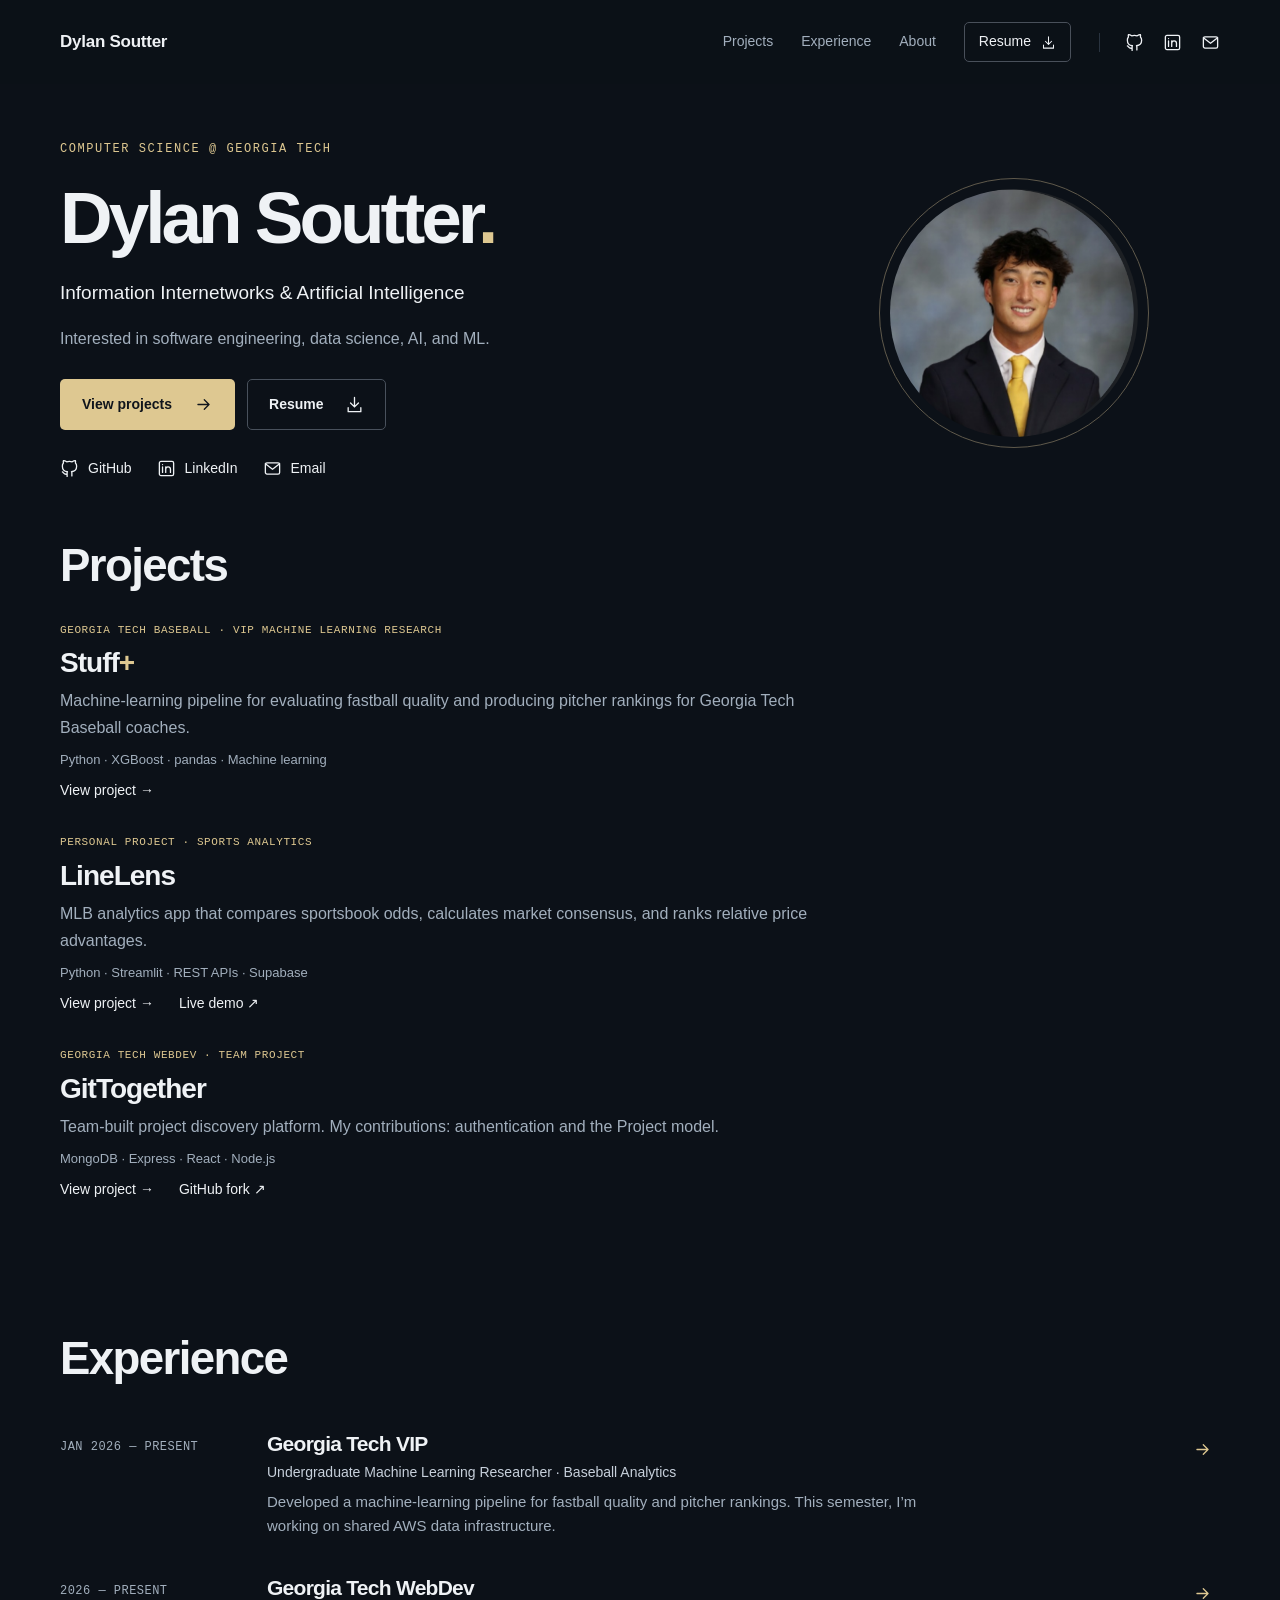
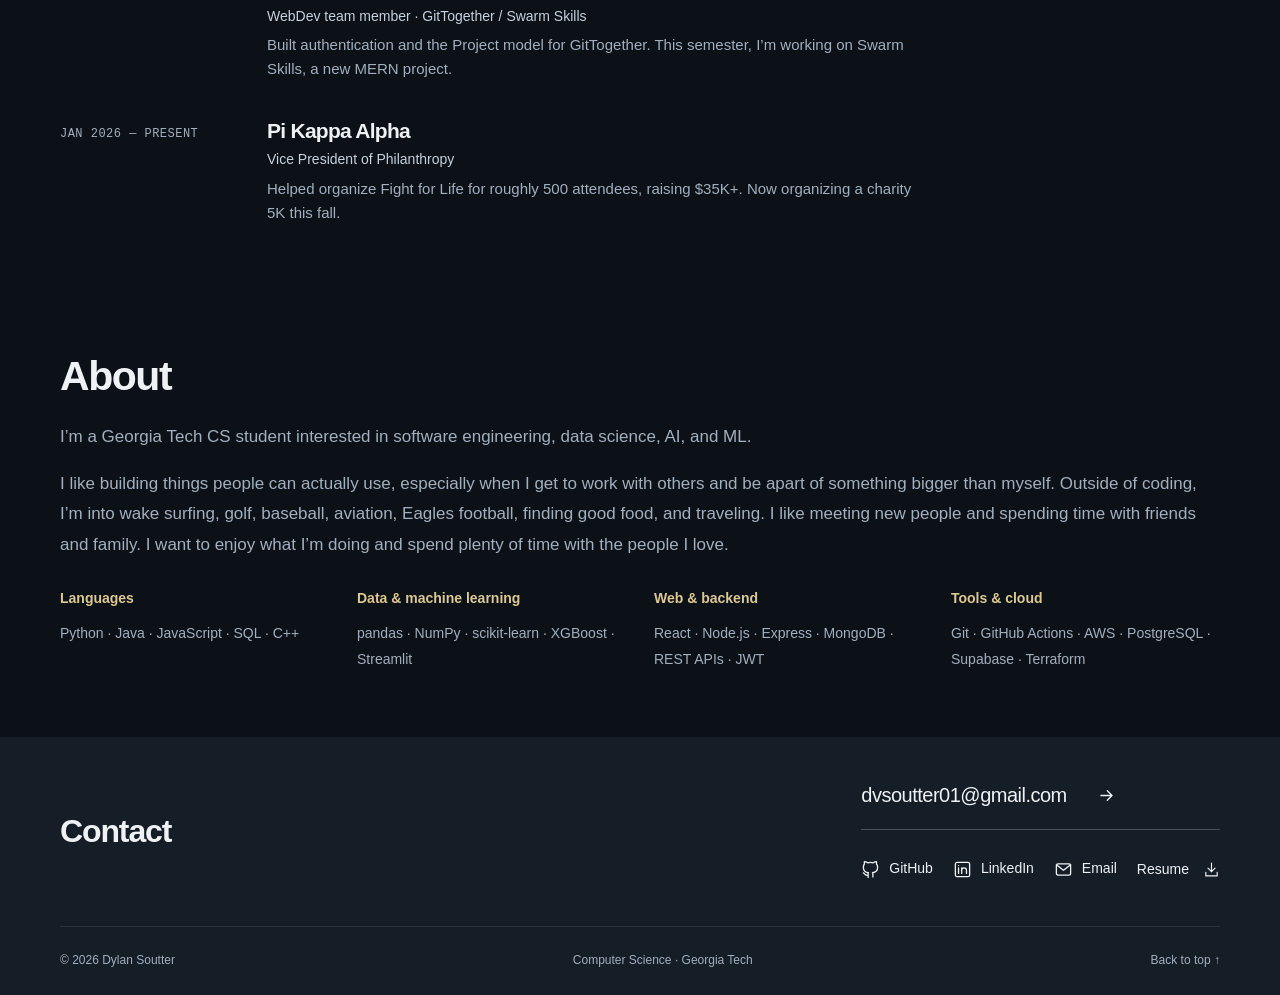
<file: index.html>
<!doctype html><html lang="en"><head><meta charset="utf-8"><meta name="viewport" content="width=device-width,initial-scale=1"><meta name="theme-color" content="#0c1118"><title>Dylan Soutter | Software, Data & AI</title><meta name="description" content="Computer Science at Georgia Tech. Explore Dylan Soutter’s work in software engineering, sports analytics, and applied machine learning."><meta property="og:title" content="Dylan Soutter | Software, Data & AI"><meta property="og:description" content="Computer Science at Georgia Tech. Explore Dylan Soutter’s work in software engineering, sports analytics, and applied machine learning."><meta property="og:type" content="website"><link rel="stylesheet" href="/assets/styles.css"><script src="/assets/site.js" defer></script></head><body id="top"><a class="skip-link" href="#main">Skip to content</a><header class="site-header"><div class="nav-wrap"><a class="wordmark" href="/" aria-label="Dylan Soutter home"><span>Dylan Soutter</span></a><nav aria-label="Main navigation"><a href="/#projects">Projects</a><a href="/#experience">Experience</a><a href="/#about">About</a><a class="nav-resume" href="/resume/Dylan_Soutter_Resume.pdf" target="_blank" rel="noopener">Resume <svg viewBox="0 0 24 24" fill="none" stroke="currentColor" stroke-width="1.65" stroke-linecap="round" stroke-linejoin="round" aria-hidden="true"><path d="M12 3v12m-5-5 5 5 5-5M4 16v5h16v-5"/></svg></a><span class="nav-social"><a class="social-link" href="https://github.com/dylansoutter" aria-label="GitHub" target="_blank" rel="noopener noreferrer" ><svg viewBox="0 0 24 24" fill="none" stroke="currentColor" stroke-width="1.65" stroke-linecap="round" stroke-linejoin="round" aria-hidden="true"><path d="M9 19c-4.3 1.3-4.3-2.2-6-2.6m12 5v-3.3c0-1 .1-1.4-.5-2 3.2-.4 6.5-1.6 6.5-7A5.5 5.5 0 0 0 19.5 5c.2-1 .2-2.2-.1-3 0 0-1.2-.4-4 1.5a14 14 0 0 0-7 0C5.6 1.6 4.4 2 4.4 2c-.3.8-.3 2-.1 3A5.5 5.5 0 0 0 3 9.1c0 5.4 3.2 6.6 6.4 7-.5.5-.5 1.2-.4 2V22"/></svg></a><a class="social-link" href="https://www.linkedin.com/in/dylan-soutter-454376381/" aria-label="LinkedIn" target="_blank" rel="noopener noreferrer" ><svg viewBox="0 0 24 24" fill="none" stroke="currentColor" stroke-width="1.65" stroke-linecap="round" stroke-linejoin="round" aria-hidden="true"><rect x="3" y="3" width="18" height="18" rx="2"/><path d="M7 10v7M7 7v.01M11 17v-7m0 3a3 3 0 0 1 6 0v4"/></svg></a><a class="social-link" href="mailto:dvsoutter01@gmail.com" aria-label="Email" ><svg viewBox="0 0 24 24" fill="none" stroke="currentColor" stroke-width="1.65" stroke-linecap="round" stroke-linejoin="round" aria-hidden="true"><rect x="3" y="5" width="18" height="14" rx="2"/><path d="m3 6 9 7 9-7"/></svg></a></span></nav><button class="menu-toggle" aria-label="Open navigation" aria-expanded="false" aria-controls="mobile-nav">Menu <span aria-hidden="true">☰</span></button></div><nav id="mobile-nav" class="mobile-nav" aria-label="Mobile navigation" hidden><a href="/#projects">Projects</a><a href="/#experience">Experience</a><a href="/#about">About</a><a class="nav-resume" href="/resume/Dylan_Soutter_Resume.pdf" target="_blank" rel="noopener">Resume <svg viewBox="0 0 24 24" fill="none" stroke="currentColor" stroke-width="1.65" stroke-linecap="round" stroke-linejoin="round" aria-hidden="true"><path d="M12 3v12m-5-5 5 5 5-5M4 16v5h16v-5"/></svg></a><div class="socials"><a class="social-link" href="https://github.com/dylansoutter" aria-label="GitHub" target="_blank" rel="noopener noreferrer" ><svg viewBox="0 0 24 24" fill="none" stroke="currentColor" stroke-width="1.65" stroke-linecap="round" stroke-linejoin="round" aria-hidden="true"><path d="M9 19c-4.3 1.3-4.3-2.2-6-2.6m12 5v-3.3c0-1 .1-1.4-.5-2 3.2-.4 6.5-1.6 6.5-7A5.5 5.5 0 0 0 19.5 5c.2-1 .2-2.2-.1-3 0 0-1.2-.4-4 1.5a14 14 0 0 0-7 0C5.6 1.6 4.4 2 4.4 2c-.3.8-.3 2-.1 3A5.5 5.5 0 0 0 3 9.1c0 5.4 3.2 6.6 6.4 7-.5.5-.5 1.2-.4 2V22"/></svg><span>GitHub</span></a><a class="social-link" href="https://www.linkedin.com/in/dylan-soutter-454376381/" aria-label="LinkedIn" target="_blank" rel="noopener noreferrer" ><svg viewBox="0 0 24 24" fill="none" stroke="currentColor" stroke-width="1.65" stroke-linecap="round" stroke-linejoin="round" aria-hidden="true"><rect x="3" y="3" width="18" height="18" rx="2"/><path d="M7 10v7M7 7v.01M11 17v-7m0 3a3 3 0 0 1 6 0v4"/></svg><span>LinkedIn</span></a><a class="social-link" href="mailto:dvsoutter01@gmail.com" aria-label="Email" ><svg viewBox="0 0 24 24" fill="none" stroke="currentColor" stroke-width="1.65" stroke-linecap="round" stroke-linejoin="round" aria-hidden="true"><rect x="3" y="5" width="18" height="14" rx="2"/><path d="m3 6 9 7 9-7"/></svg><span>Email</span></a></div></nav></header><main id="main">
<section class="hero container" aria-labelledby="hero-title"><div class="hero-copy"><p class="eyebrow">COMPUTER SCIENCE @ GEORGIA TECH</p><h1 id="hero-title">Dylan Soutter<span class="gold">.</span></h1><p class="hero-threads">Information Internetworks &amp; Artificial Intelligence</p><p class="hero-description">Interested in software engineering, data science, AI, and ML.</p><div class="hero-actions"><a class="button primary" href="#projects">View projects <svg viewBox="0 0 24 24" fill="none" stroke="currentColor" stroke-width="1.65" stroke-linecap="round" stroke-linejoin="round" aria-hidden="true"><path d="M5 12h14M13 6l6 6-6 6"/></svg></a><a class="button secondary" href="/resume/Dylan_Soutter_Resume.pdf" target="_blank" rel="noopener">Resume <svg viewBox="0 0 24 24" fill="none" stroke="currentColor" stroke-width="1.65" stroke-linecap="round" stroke-linejoin="round" aria-hidden="true"><path d="M12 3v12m-5-5 5 5 5-5M4 16v5h16v-5"/></svg></a></div><div class="socials hero-social"><a class="social-link" href="https://github.com/dylansoutter" aria-label="GitHub" target="_blank" rel="noopener noreferrer" ><svg viewBox="0 0 24 24" fill="none" stroke="currentColor" stroke-width="1.65" stroke-linecap="round" stroke-linejoin="round" aria-hidden="true"><path d="M9 19c-4.3 1.3-4.3-2.2-6-2.6m12 5v-3.3c0-1 .1-1.4-.5-2 3.2-.4 6.5-1.6 6.5-7A5.5 5.5 0 0 0 19.5 5c.2-1 .2-2.2-.1-3 0 0-1.2-.4-4 1.5a14 14 0 0 0-7 0C5.6 1.6 4.4 2 4.4 2c-.3.8-.3 2-.1 3A5.5 5.5 0 0 0 3 9.1c0 5.4 3.2 6.6 6.4 7-.5.5-.5 1.2-.4 2V22"/></svg><span>GitHub</span></a><a class="social-link" href="https://www.linkedin.com/in/dylan-soutter-454376381/" aria-label="LinkedIn" target="_blank" rel="noopener noreferrer" ><svg viewBox="0 0 24 24" fill="none" stroke="currentColor" stroke-width="1.65" stroke-linecap="round" stroke-linejoin="round" aria-hidden="true"><rect x="3" y="3" width="18" height="18" rx="2"/><path d="M7 10v7M7 7v.01M11 17v-7m0 3a3 3 0 0 1 6 0v4"/></svg><span>LinkedIn</span></a><a class="social-link" href="mailto:dvsoutter01@gmail.com" aria-label="Email" ><svg viewBox="0 0 24 24" fill="none" stroke="currentColor" stroke-width="1.65" stroke-linecap="round" stroke-linejoin="round" aria-hidden="true"><rect x="3" y="5" width="18" height="14" rx="2"/><path d="m3 6 9 7 9-7"/></svg><span>Email</span></a></div></div><aside class="portrait-panel" aria-label="About Dylan"><div class="portrait-ring"><img src="/assets/dylan-soutter.png" alt="Dylan Soutter" width="433" height="426" fetchpriority="high"></div></aside></section>
<section class="container section projects" id="projects" aria-labelledby="projects-title"><div class="section-head"><h2 id="projects-title">Projects</h2></div><div class="project-list"><article class="project project-minimal"><div class="project-copy"><p class="project-category">GEORGIA TECH BASEBALL · VIP MACHINE LEARNING RESEARCH</p><h3><a href="/projects/stuff-plus/">Stuff<span class="gold">+</span></a></h3><p>Machine-learning pipeline for evaluating fastball quality and producing pitcher rankings for Georgia Tech Baseball coaches.</p><ul class="tags" aria-label="Technologies"><li>Python</li><li>XGBoost</li><li>pandas</li><li>Machine learning</li></ul><div class="project-actions"><a class="text-link" href="/projects/stuff-plus/">View project →</a></div></div></article><article class="project project-minimal"><div class="project-copy"><p class="project-category">PERSONAL PROJECT · SPORTS ANALYTICS</p><h3><a href="/projects/linelens/">LineLens</a></h3><p>MLB analytics app that compares sportsbook odds, calculates market consensus, and ranks relative price advantages.</p><ul class="tags" aria-label="Technologies"><li>Python</li><li>Streamlit</li><li>REST APIs</li><li>Supabase</li></ul><div class="project-actions"><a class="text-link" href="/projects/linelens/">View project →</a><a class="text-link" href="https://linelens-demo.streamlit.app/" target="_blank" rel="noopener noreferrer">Live demo ↗</a></div></div></article><article class="project project-minimal"><div class="project-copy"><p class="project-category">GEORGIA TECH WEBDEV · TEAM PROJECT</p><h3><a href="/projects/gittogether/">GitTogether</a></h3><p>Team-built project discovery platform. My contributions: authentication and the Project model.</p><ul class="tags" aria-label="Technologies"><li>MongoDB</li><li>Express</li><li>React</li><li>Node.js</li></ul><div class="project-actions"><a class="text-link" href="/projects/gittogether/">View project →</a><a class="text-link" href="https://github.com/dylansoutter/DylanSoutterGitTogether" target="_blank" rel="noopener noreferrer">GitHub fork ↗</a></div></div></article></div></section>
<section class="experience-band"><div class="container section" id="experience"><div class="section-head"><h2>Experience</h2></div><div class="experience-row"><div class="experience-date">JAN 2026 — PRESENT</div><div><h3>Georgia Tech VIP</h3><p class="role">Undergraduate Machine Learning Researcher · Baseball Analytics</p><p>Developed a machine-learning pipeline for fastball quality and pitcher rankings. This semester, I’m working on shared AWS data infrastructure.</p></div><a href="/projects/stuff-plus/" aria-label="Read about the Stuff+ research project"><svg viewBox="0 0 24 24" fill="none" stroke="currentColor" stroke-width="1.65" stroke-linecap="round" stroke-linejoin="round" aria-hidden="true"><path d="M5 12h14M13 6l6 6-6 6"/></svg></a></div><div class="experience-row"><div class="experience-date">2026 — PRESENT</div><div><h3>Georgia Tech WebDev</h3><p class="role">WebDev team member · GitTogether / Swarm Skills</p><p>Built authentication and the Project model for GitTogether. This semester, I’m working on Swarm Skills, a new MERN project.</p></div><a href="/projects/gittogether/" aria-label="Read about GitTogether"><svg viewBox="0 0 24 24" fill="none" stroke="currentColor" stroke-width="1.65" stroke-linecap="round" stroke-linejoin="round" aria-hidden="true"><path d="M5 12h14M13 6l6 6-6 6"/></svg></a></div><div class="experience-row"><div class="experience-date">JAN 2026 — PRESENT</div><div><h3>Pi Kappa Alpha</h3><p class="role">Vice President of Philanthropy</p><p>Helped organize Fight for Life for roughly 500 attendees, raising $35K+. Now organizing a charity 5K this fall.</p></div></div></div></section>
<section class="container section about" id="about"><div><h2>About</h2></div><div class="about-copy"><p>I’m a Georgia Tech CS student interested in software engineering, data science, AI, and ML.</p><p>I like building things people can actually use, especially when I get to work with others and be apart of something bigger than myself. Outside of coding, I’m into wake surfing, golf, baseball, aviation, Eagles football, finding good food, and traveling. I like meeting new people and spending time with friends and family.  I want to enjoy what I’m doing and spend plenty of time with the people I love.</p></div><div class="skills"><div><h3>Languages</h3><p>Python · Java · JavaScript · SQL · C++</p></div><div><h3>Data & machine learning</h3><p>pandas · NumPy · scikit-learn · XGBoost · Streamlit</p></div><div><h3>Web & backend</h3><p>React · Node.js · Express · MongoDB · REST APIs · JWT</p></div><div><h3>Tools & cloud</h3><p>Git · GitHub Actions · AWS · PostgreSQL · Supabase · Terraform</p></div></div></section></main><footer><div class="container contact"><div><h2>Contact</h2></div><div class="contact-links"><a class="email-link" href="mailto:dvsoutter01@gmail.com">dvsoutter01@gmail.com <svg viewBox="0 0 24 24" fill="none" stroke="currentColor" stroke-width="1.65" stroke-linecap="round" stroke-linejoin="round" aria-hidden="true"><path d="M5 12h14M13 6l6 6-6 6"/></svg></a><div class="socials"><a class="social-link" href="https://github.com/dylansoutter" aria-label="GitHub" target="_blank" rel="noopener noreferrer" ><svg viewBox="0 0 24 24" fill="none" stroke="currentColor" stroke-width="1.65" stroke-linecap="round" stroke-linejoin="round" aria-hidden="true"><path d="M9 19c-4.3 1.3-4.3-2.2-6-2.6m12 5v-3.3c0-1 .1-1.4-.5-2 3.2-.4 6.5-1.6 6.5-7A5.5 5.5 0 0 0 19.5 5c.2-1 .2-2.2-.1-3 0 0-1.2-.4-4 1.5a14 14 0 0 0-7 0C5.6 1.6 4.4 2 4.4 2c-.3.8-.3 2-.1 3A5.5 5.5 0 0 0 3 9.1c0 5.4 3.2 6.6 6.4 7-.5.5-.5 1.2-.4 2V22"/></svg><span>GitHub</span></a><a class="social-link" href="https://www.linkedin.com/in/dylan-soutter-454376381/" aria-label="LinkedIn" target="_blank" rel="noopener noreferrer" ><svg viewBox="0 0 24 24" fill="none" stroke="currentColor" stroke-width="1.65" stroke-linecap="round" stroke-linejoin="round" aria-hidden="true"><rect x="3" y="3" width="18" height="18" rx="2"/><path d="M7 10v7M7 7v.01M11 17v-7m0 3a3 3 0 0 1 6 0v4"/></svg><span>LinkedIn</span></a><a class="social-link" href="mailto:dvsoutter01@gmail.com" aria-label="Email" ><svg viewBox="0 0 24 24" fill="none" stroke="currentColor" stroke-width="1.65" stroke-linecap="round" stroke-linejoin="round" aria-hidden="true"><rect x="3" y="5" width="18" height="14" rx="2"/><path d="m3 6 9 7 9-7"/></svg><span>Email</span></a><a class="text-link" href="/resume/Dylan_Soutter_Resume.pdf" target="_blank" rel="noopener">Resume <svg viewBox="0 0 24 24" fill="none" stroke="currentColor" stroke-width="1.65" stroke-linecap="round" stroke-linejoin="round" aria-hidden="true"><path d="M12 3v12m-5-5 5 5 5-5M4 16v5h16v-5"/></svg></a></div></div></div><div class="container footer-bottom"><span>© 2026 Dylan Soutter</span><span>Computer Science · Georgia Tech</span><a href="#top">Back to top ↑</a></div></footer></body></html>
</file>
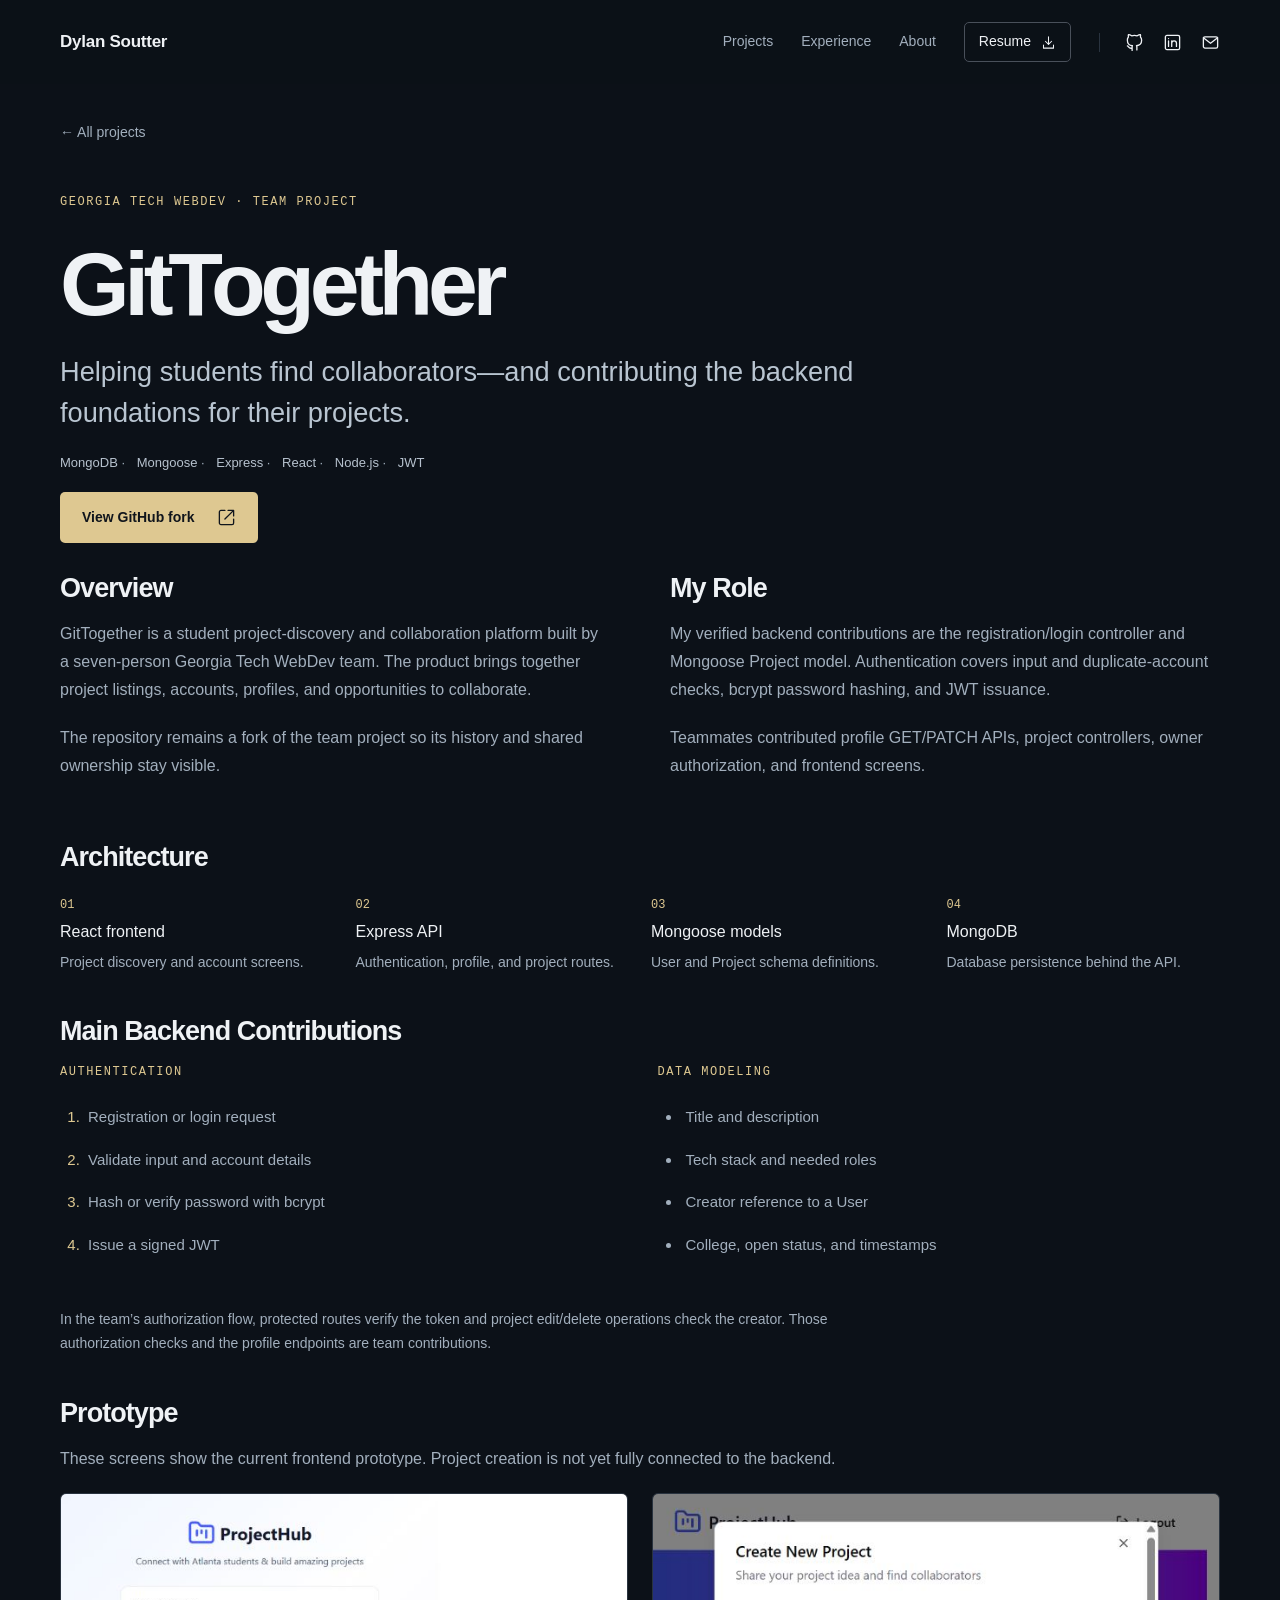
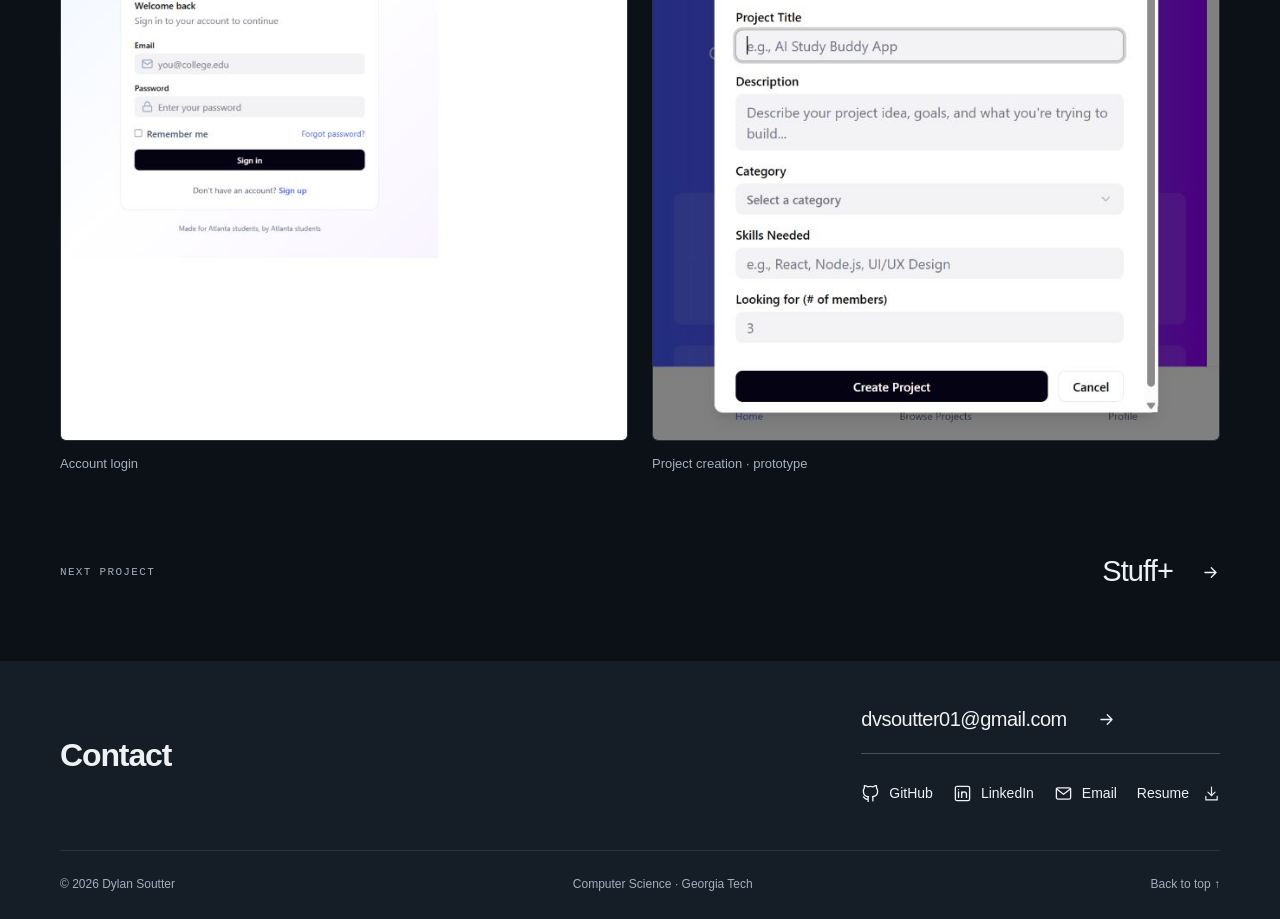
<file: projects/gittogether/index.html>
<!doctype html><html lang="en"><head><meta charset="utf-8"><meta name="viewport" content="width=device-width,initial-scale=1"><meta name="theme-color" content="#0c1118"><title>GitTogether | Dylan Soutter</title><meta name="description" content="Helping students find collaborators—and contributing the backend foundations for their projects."><meta property="og:title" content="GitTogether | Dylan Soutter"><meta property="og:description" content="Helping students find collaborators—and contributing the backend foundations for their projects."><meta property="og:type" content="website"><link rel="stylesheet" href="/assets/styles.css"><script src="/assets/site.js" defer></script></head><body id="top"><a class="skip-link" href="#main">Skip to content</a><header class="site-header"><div class="nav-wrap"><a class="wordmark" href="/" aria-label="Dylan Soutter home"><span>Dylan Soutter</span></a><nav aria-label="Main navigation"><a href="/#projects">Projects</a><a href="/#experience">Experience</a><a href="/#about">About</a><a class="nav-resume" href="/resume/Dylan_Soutter_Resume.pdf" target="_blank" rel="noopener">Resume <svg viewBox="0 0 24 24" fill="none" stroke="currentColor" stroke-width="1.65" stroke-linecap="round" stroke-linejoin="round" aria-hidden="true"><path d="M12 3v12m-5-5 5 5 5-5M4 16v5h16v-5"/></svg></a><span class="nav-social"><a class="social-link" href="https://github.com/dylansoutter" aria-label="GitHub" target="_blank" rel="noopener noreferrer" ><svg viewBox="0 0 24 24" fill="none" stroke="currentColor" stroke-width="1.65" stroke-linecap="round" stroke-linejoin="round" aria-hidden="true"><path d="M9 19c-4.3 1.3-4.3-2.2-6-2.6m12 5v-3.3c0-1 .1-1.4-.5-2 3.2-.4 6.5-1.6 6.5-7A5.5 5.5 0 0 0 19.5 5c.2-1 .2-2.2-.1-3 0 0-1.2-.4-4 1.5a14 14 0 0 0-7 0C5.6 1.6 4.4 2 4.4 2c-.3.8-.3 2-.1 3A5.5 5.5 0 0 0 3 9.1c0 5.4 3.2 6.6 6.4 7-.5.5-.5 1.2-.4 2V22"/></svg></a><a class="social-link" href="https://www.linkedin.com/in/dylan-soutter-454376381/" aria-label="LinkedIn" target="_blank" rel="noopener noreferrer" ><svg viewBox="0 0 24 24" fill="none" stroke="currentColor" stroke-width="1.65" stroke-linecap="round" stroke-linejoin="round" aria-hidden="true"><rect x="3" y="3" width="18" height="18" rx="2"/><path d="M7 10v7M7 7v.01M11 17v-7m0 3a3 3 0 0 1 6 0v4"/></svg></a><a class="social-link" href="mailto:dvsoutter01@gmail.com" aria-label="Email" ><svg viewBox="0 0 24 24" fill="none" stroke="currentColor" stroke-width="1.65" stroke-linecap="round" stroke-linejoin="round" aria-hidden="true"><rect x="3" y="5" width="18" height="14" rx="2"/><path d="m3 6 9 7 9-7"/></svg></a></span></nav><button class="menu-toggle" aria-label="Open navigation" aria-expanded="false" aria-controls="mobile-nav">Menu <span aria-hidden="true">☰</span></button></div><nav id="mobile-nav" class="mobile-nav" aria-label="Mobile navigation" hidden><a href="/#projects">Projects</a><a href="/#experience">Experience</a><a href="/#about">About</a><a class="nav-resume" href="/resume/Dylan_Soutter_Resume.pdf" target="_blank" rel="noopener">Resume <svg viewBox="0 0 24 24" fill="none" stroke="currentColor" stroke-width="1.65" stroke-linecap="round" stroke-linejoin="round" aria-hidden="true"><path d="M12 3v12m-5-5 5 5 5-5M4 16v5h16v-5"/></svg></a><div class="socials"><a class="social-link" href="https://github.com/dylansoutter" aria-label="GitHub" target="_blank" rel="noopener noreferrer" ><svg viewBox="0 0 24 24" fill="none" stroke="currentColor" stroke-width="1.65" stroke-linecap="round" stroke-linejoin="round" aria-hidden="true"><path d="M9 19c-4.3 1.3-4.3-2.2-6-2.6m12 5v-3.3c0-1 .1-1.4-.5-2 3.2-.4 6.5-1.6 6.5-7A5.5 5.5 0 0 0 19.5 5c.2-1 .2-2.2-.1-3 0 0-1.2-.4-4 1.5a14 14 0 0 0-7 0C5.6 1.6 4.4 2 4.4 2c-.3.8-.3 2-.1 3A5.5 5.5 0 0 0 3 9.1c0 5.4 3.2 6.6 6.4 7-.5.5-.5 1.2-.4 2V22"/></svg><span>GitHub</span></a><a class="social-link" href="https://www.linkedin.com/in/dylan-soutter-454376381/" aria-label="LinkedIn" target="_blank" rel="noopener noreferrer" ><svg viewBox="0 0 24 24" fill="none" stroke="currentColor" stroke-width="1.65" stroke-linecap="round" stroke-linejoin="round" aria-hidden="true"><rect x="3" y="3" width="18" height="18" rx="2"/><path d="M7 10v7M7 7v.01M11 17v-7m0 3a3 3 0 0 1 6 0v4"/></svg><span>LinkedIn</span></a><a class="social-link" href="mailto:dvsoutter01@gmail.com" aria-label="Email" ><svg viewBox="0 0 24 24" fill="none" stroke="currentColor" stroke-width="1.65" stroke-linecap="round" stroke-linejoin="round" aria-hidden="true"><rect x="3" y="5" width="18" height="14" rx="2"/><path d="m3 6 9 7 9-7"/></svg><span>Email</span></a></div></nav></header><main id="main"><div class="container"><a class="back-link" href="/#projects">← All projects</a><section class="case-hero"><p class="eyebrow">GEORGIA TECH WEBDEV · TEAM PROJECT</p><h1>GitTogether</h1><p class="case-intro">Helping students find collaborators—and contributing the backend foundations for their projects.</p><ul class="tags" aria-label="Technologies"><li>MongoDB</li><li>Mongoose</li><li>Express</li><li>React</li><li>Node.js</li><li>JWT</li></ul><div class="case-actions"><a class="button primary" href="https://github.com/dylansoutter/DylanSoutterGitTogether" target="_blank" rel="noopener noreferrer">View GitHub fork<svg viewBox="0 0 24 24" fill="none" stroke="currentColor" stroke-width="1.65" stroke-linecap="round" stroke-linejoin="round" aria-hidden="true"><path d="M14 3h7v7M10 14 21 3M21 14v5a2 2 0 0 1-2 2H5a2 2 0 0 1-2-2V5a2 2 0 0 1 2-2h5"/></svg></a></div></section><div class="case-columns"><section class="case-section"><h2>Overview</h2><p>GitTogether is a student project-discovery and collaboration platform built by a seven-person Georgia Tech WebDev team. The product brings together project listings, accounts, profiles, and opportunities to collaborate.</p><p>The repository remains a fork of the team project so its history and shared ownership stay visible.</p></section><section class="case-section"><h2>My Role</h2><p>My verified backend contributions are the registration/login controller and Mongoose Project model. Authentication covers input and duplicate-account checks, bcrypt password hashing, and JWT issuance.</p><p>Teammates contributed profile GET/PATCH APIs, project controllers, owner authorization, and frontend screens.</p></section></div><section class="case-section"><h2>Architecture</h2><ol class="pipeline"><li><span>01</span><strong>React frontend</strong><p>Project discovery and account screens.</p></li><li><span>02</span><strong>Express API</strong><p>Authentication, profile, and project routes.</p></li><li><span>03</span><strong>Mongoose models</strong><p>User and Project schema definitions.</p></li><li><span>04</span><strong>MongoDB</strong><p>Database persistence behind the API.</p></li></ol></section><section class="case-section"><h2>Main Backend Contributions</h2><div class="backend-grid"><div><p class="eyebrow">AUTHENTICATION</p><ol class="flow-list"><li>Registration or login request</li><li>Validate input and account details</li><li>Hash or verify password with bcrypt</li><li>Issue a signed JWT</li></ol></div><div><p class="eyebrow">DATA MODELING</p><ul class="feature-list"><li>Title and description</li><li>Tech stack and needed roles</li><li>Creator reference to a User</li><li>College, open status, and timestamps</li></ul></div></div><p class="source-note">In the team’s authorization flow, protected routes verify the token and project edit/delete operations check the creator. Those authorization checks and the profile endpoints are team contributions.</p></section><section class="case-section"><h2>Prototype</h2><p>These screens show the current frontend prototype. Project creation is not yet fully connected to the backend.</p><div class="screenshot-grid"><figure><img src="/assets/gittogether-login-preview.png" alt="GitTogether login form" width="1200" height="750" loading="lazy"><figcaption>Account login</figcaption></figure><figure><img src="/assets/gittogether-create-project-preview.png" alt="GitTogether prototype project creation dialog" width="1200" height="750" loading="lazy"><figcaption>Project creation · prototype</figcaption></figure></div></section><div class="next-project"><span>NEXT PROJECT</span><a href="/projects/stuff-plus/">Stuff+ <svg viewBox="0 0 24 24" fill="none" stroke="currentColor" stroke-width="1.65" stroke-linecap="round" stroke-linejoin="round" aria-hidden="true"><path d="M5 12h14M13 6l6 6-6 6"/></svg></a></div></div></main><footer><div class="container contact"><div><h2>Contact</h2></div><div class="contact-links"><a class="email-link" href="mailto:dvsoutter01@gmail.com">dvsoutter01@gmail.com <svg viewBox="0 0 24 24" fill="none" stroke="currentColor" stroke-width="1.65" stroke-linecap="round" stroke-linejoin="round" aria-hidden="true"><path d="M5 12h14M13 6l6 6-6 6"/></svg></a><div class="socials"><a class="social-link" href="https://github.com/dylansoutter" aria-label="GitHub" target="_blank" rel="noopener noreferrer" ><svg viewBox="0 0 24 24" fill="none" stroke="currentColor" stroke-width="1.65" stroke-linecap="round" stroke-linejoin="round" aria-hidden="true"><path d="M9 19c-4.3 1.3-4.3-2.2-6-2.6m12 5v-3.3c0-1 .1-1.4-.5-2 3.2-.4 6.5-1.6 6.5-7A5.5 5.5 0 0 0 19.5 5c.2-1 .2-2.2-.1-3 0 0-1.2-.4-4 1.5a14 14 0 0 0-7 0C5.6 1.6 4.4 2 4.4 2c-.3.8-.3 2-.1 3A5.5 5.5 0 0 0 3 9.1c0 5.4 3.2 6.6 6.4 7-.5.5-.5 1.2-.4 2V22"/></svg><span>GitHub</span></a><a class="social-link" href="https://www.linkedin.com/in/dylan-soutter-454376381/" aria-label="LinkedIn" target="_blank" rel="noopener noreferrer" ><svg viewBox="0 0 24 24" fill="none" stroke="currentColor" stroke-width="1.65" stroke-linecap="round" stroke-linejoin="round" aria-hidden="true"><rect x="3" y="3" width="18" height="18" rx="2"/><path d="M7 10v7M7 7v.01M11 17v-7m0 3a3 3 0 0 1 6 0v4"/></svg><span>LinkedIn</span></a><a class="social-link" href="mailto:dvsoutter01@gmail.com" aria-label="Email" ><svg viewBox="0 0 24 24" fill="none" stroke="currentColor" stroke-width="1.65" stroke-linecap="round" stroke-linejoin="round" aria-hidden="true"><rect x="3" y="5" width="18" height="14" rx="2"/><path d="m3 6 9 7 9-7"/></svg><span>Email</span></a><a class="text-link" href="/resume/Dylan_Soutter_Resume.pdf" target="_blank" rel="noopener">Resume <svg viewBox="0 0 24 24" fill="none" stroke="currentColor" stroke-width="1.65" stroke-linecap="round" stroke-linejoin="round" aria-hidden="true"><path d="M12 3v12m-5-5 5 5 5-5M4 16v5h16v-5"/></svg></a></div></div></div><div class="container footer-bottom"><span>© 2026 Dylan Soutter</span><span>Computer Science · Georgia Tech</span><a href="#top">Back to top ↑</a></div></footer></body></html>
</file>
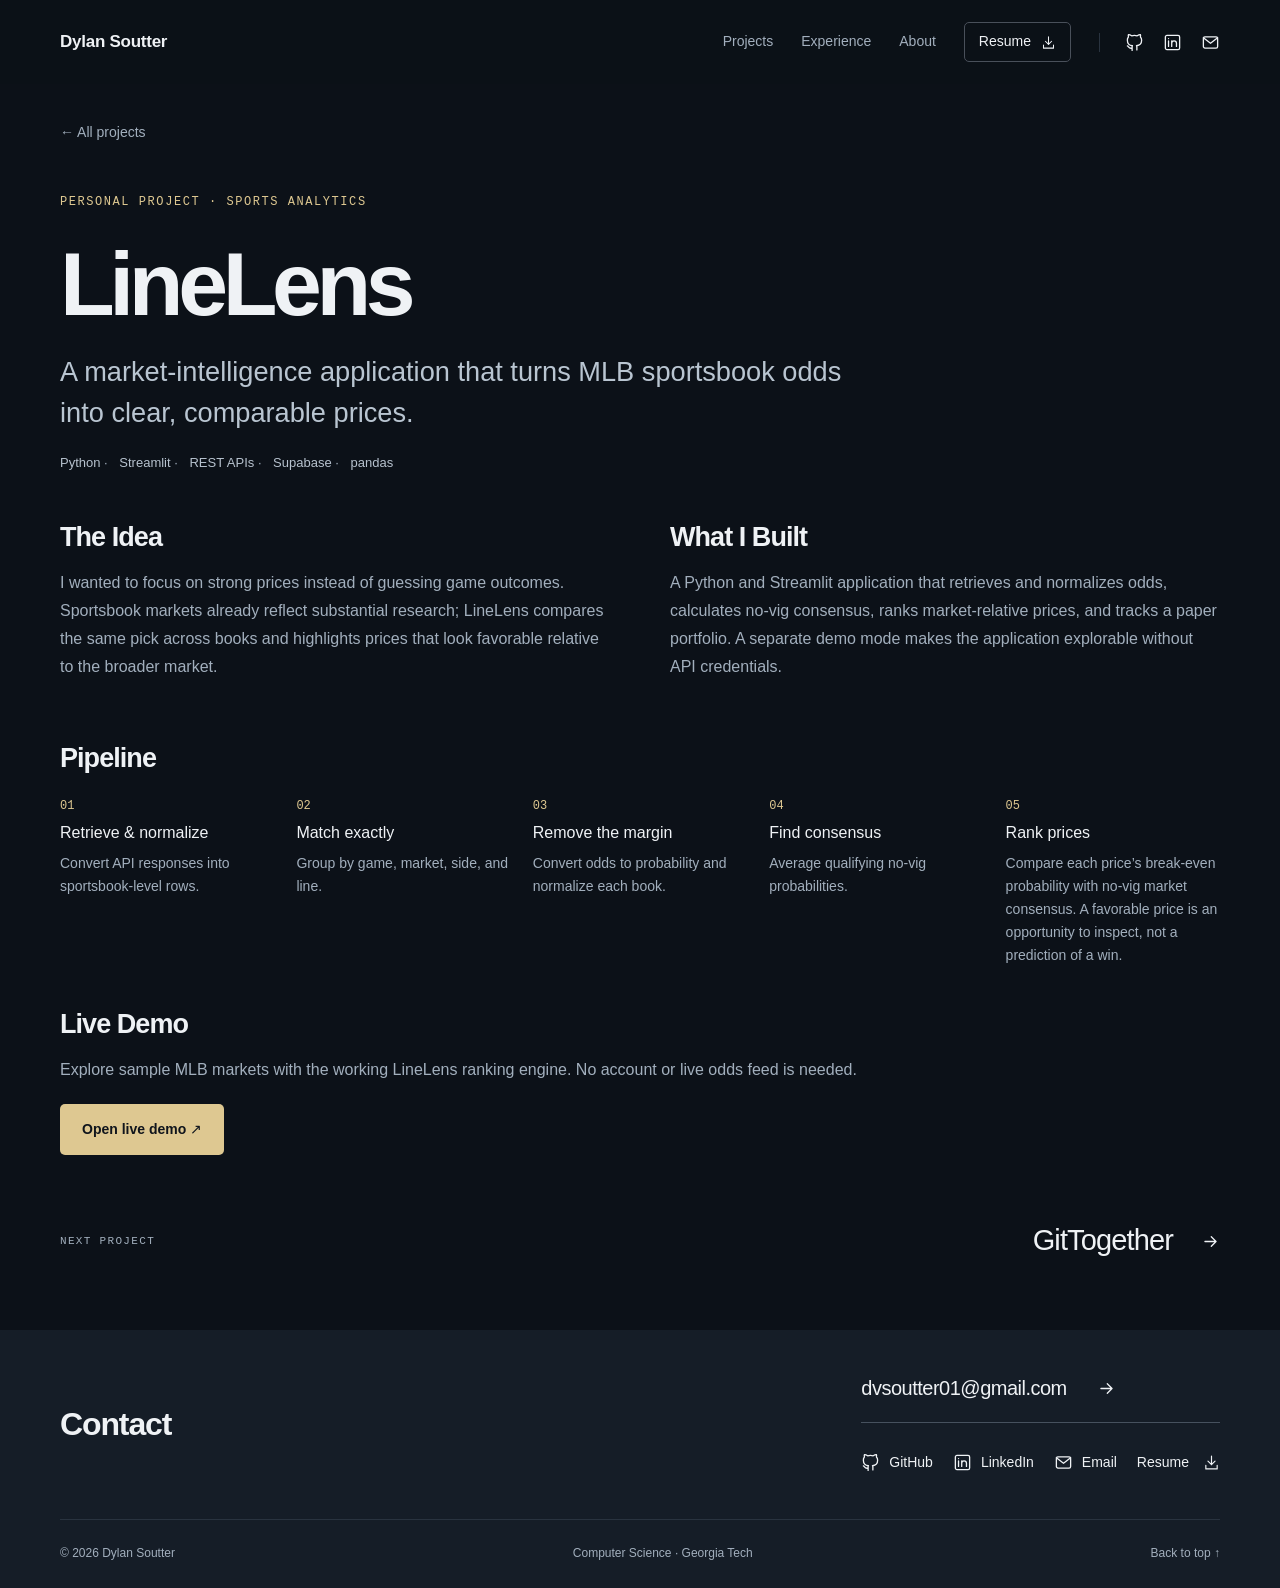
<file: projects/linelens/index.html>
<!doctype html><html lang="en"><head><meta charset="utf-8"><meta name="viewport" content="width=device-width,initial-scale=1"><meta name="theme-color" content="#0c1118"><title>LineLens | Dylan Soutter</title><meta name="description" content="A market-intelligence application that turns MLB sportsbook odds into clear, comparable prices."><meta property="og:title" content="LineLens | Dylan Soutter"><meta property="og:description" content="A market-intelligence application that turns MLB sportsbook odds into clear, comparable prices."><meta property="og:type" content="website"><link rel="stylesheet" href="/assets/styles.css"><script src="/assets/site.js" defer></script></head><body id="top"><a class="skip-link" href="#main">Skip to content</a><header class="site-header"><div class="nav-wrap"><a class="wordmark" href="/" aria-label="Dylan Soutter home"><span>Dylan Soutter</span></a><nav aria-label="Main navigation"><a href="/#projects">Projects</a><a href="/#experience">Experience</a><a href="/#about">About</a><a class="nav-resume" href="/resume/Dylan_Soutter_Resume.pdf" target="_blank" rel="noopener">Resume <svg viewBox="0 0 24 24" fill="none" stroke="currentColor" stroke-width="1.65" stroke-linecap="round" stroke-linejoin="round" aria-hidden="true"><path d="M12 3v12m-5-5 5 5 5-5M4 16v5h16v-5"/></svg></a><span class="nav-social"><a class="social-link" href="https://github.com/dylansoutter" aria-label="GitHub" target="_blank" rel="noopener noreferrer" ><svg viewBox="0 0 24 24" fill="none" stroke="currentColor" stroke-width="1.65" stroke-linecap="round" stroke-linejoin="round" aria-hidden="true"><path d="M9 19c-4.3 1.3-4.3-2.2-6-2.6m12 5v-3.3c0-1 .1-1.4-.5-2 3.2-.4 6.5-1.6 6.5-7A5.5 5.5 0 0 0 19.5 5c.2-1 .2-2.2-.1-3 0 0-1.2-.4-4 1.5a14 14 0 0 0-7 0C5.6 1.6 4.4 2 4.4 2c-.3.8-.3 2-.1 3A5.5 5.5 0 0 0 3 9.1c0 5.4 3.2 6.6 6.4 7-.5.5-.5 1.2-.4 2V22"/></svg></a><a class="social-link" href="https://www.linkedin.com/in/dylan-soutter-454376381/" aria-label="LinkedIn" target="_blank" rel="noopener noreferrer" ><svg viewBox="0 0 24 24" fill="none" stroke="currentColor" stroke-width="1.65" stroke-linecap="round" stroke-linejoin="round" aria-hidden="true"><rect x="3" y="3" width="18" height="18" rx="2"/><path d="M7 10v7M7 7v.01M11 17v-7m0 3a3 3 0 0 1 6 0v4"/></svg></a><a class="social-link" href="mailto:dvsoutter01@gmail.com" aria-label="Email" ><svg viewBox="0 0 24 24" fill="none" stroke="currentColor" stroke-width="1.65" stroke-linecap="round" stroke-linejoin="round" aria-hidden="true"><rect x="3" y="5" width="18" height="14" rx="2"/><path d="m3 6 9 7 9-7"/></svg></a></span></nav><button class="menu-toggle" aria-label="Open navigation" aria-expanded="false" aria-controls="mobile-nav">Menu <span aria-hidden="true">☰</span></button></div><nav id="mobile-nav" class="mobile-nav" aria-label="Mobile navigation" hidden><a href="/#projects">Projects</a><a href="/#experience">Experience</a><a href="/#about">About</a><a class="nav-resume" href="/resume/Dylan_Soutter_Resume.pdf" target="_blank" rel="noopener">Resume <svg viewBox="0 0 24 24" fill="none" stroke="currentColor" stroke-width="1.65" stroke-linecap="round" stroke-linejoin="round" aria-hidden="true"><path d="M12 3v12m-5-5 5 5 5-5M4 16v5h16v-5"/></svg></a><div class="socials"><a class="social-link" href="https://github.com/dylansoutter" aria-label="GitHub" target="_blank" rel="noopener noreferrer" ><svg viewBox="0 0 24 24" fill="none" stroke="currentColor" stroke-width="1.65" stroke-linecap="round" stroke-linejoin="round" aria-hidden="true"><path d="M9 19c-4.3 1.3-4.3-2.2-6-2.6m12 5v-3.3c0-1 .1-1.4-.5-2 3.2-.4 6.5-1.6 6.5-7A5.5 5.5 0 0 0 19.5 5c.2-1 .2-2.2-.1-3 0 0-1.2-.4-4 1.5a14 14 0 0 0-7 0C5.6 1.6 4.4 2 4.4 2c-.3.8-.3 2-.1 3A5.5 5.5 0 0 0 3 9.1c0 5.4 3.2 6.6 6.4 7-.5.5-.5 1.2-.4 2V22"/></svg><span>GitHub</span></a><a class="social-link" href="https://www.linkedin.com/in/dylan-soutter-454376381/" aria-label="LinkedIn" target="_blank" rel="noopener noreferrer" ><svg viewBox="0 0 24 24" fill="none" stroke="currentColor" stroke-width="1.65" stroke-linecap="round" stroke-linejoin="round" aria-hidden="true"><rect x="3" y="3" width="18" height="18" rx="2"/><path d="M7 10v7M7 7v.01M11 17v-7m0 3a3 3 0 0 1 6 0v4"/></svg><span>LinkedIn</span></a><a class="social-link" href="mailto:dvsoutter01@gmail.com" aria-label="Email" ><svg viewBox="0 0 24 24" fill="none" stroke="currentColor" stroke-width="1.65" stroke-linecap="round" stroke-linejoin="round" aria-hidden="true"><rect x="3" y="5" width="18" height="14" rx="2"/><path d="m3 6 9 7 9-7"/></svg><span>Email</span></a></div></nav></header><main id="main"><div class="container"><a class="back-link" href="/#projects">← All projects</a><section class="case-hero"><p class="eyebrow">PERSONAL PROJECT · SPORTS ANALYTICS</p><h1>LineLens</h1><p class="case-intro">A market-intelligence application that turns MLB sportsbook odds into clear, comparable prices.</p><ul class="tags" aria-label="Technologies"><li>Python</li><li>Streamlit</li><li>REST APIs</li><li>Supabase</li><li>pandas</li></ul></section><div class="case-columns"><section class="case-section"><h2>The Idea</h2><p>I wanted to focus on strong prices instead of guessing game outcomes. Sportsbook markets already reflect substantial research; LineLens compares the same pick across books and highlights prices that look favorable relative to the broader market.</p></section><section class="case-section"><h2>What I Built</h2><p>A Python and Streamlit application that retrieves and normalizes odds, calculates no-vig consensus, ranks market-relative prices, and tracks a paper portfolio. A separate demo mode makes the application explorable without API credentials.</p></section></div><section class="case-section"><h2>Pipeline</h2><ol class="pipeline"><li><span>01</span><strong>Retrieve & normalize</strong><p>Convert API responses into sportsbook-level rows.</p></li><li><span>02</span><strong>Match exactly</strong><p>Group by game, market, side, and line.</p></li><li><span>03</span><strong>Remove the margin</strong><p>Convert odds to probability and normalize each book.</p></li><li><span>04</span><strong>Find consensus</strong><p>Average qualifying no-vig probabilities.</p></li><li><span>05</span><strong>Rank prices</strong><p>Compare each price’s break-even probability with no-vig market consensus. A favorable price is an opportunity to inspect, not a prediction of a win.</p></li></ol></section><section class="case-section"><h2>Live Demo</h2><p>Explore sample MLB markets with the working LineLens ranking engine. No account or live odds feed is needed.</p><a class="button primary" href="https://linelens-demo.streamlit.app/" target="_blank" rel="noopener noreferrer">Open live demo ↗</a></section><div class="next-project"><span>NEXT PROJECT</span><a href="/projects/gittogether/">GitTogether <svg viewBox="0 0 24 24" fill="none" stroke="currentColor" stroke-width="1.65" stroke-linecap="round" stroke-linejoin="round" aria-hidden="true"><path d="M5 12h14M13 6l6 6-6 6"/></svg></a></div></div></main><footer><div class="container contact"><div><h2>Contact</h2></div><div class="contact-links"><a class="email-link" href="mailto:dvsoutter01@gmail.com">dvsoutter01@gmail.com <svg viewBox="0 0 24 24" fill="none" stroke="currentColor" stroke-width="1.65" stroke-linecap="round" stroke-linejoin="round" aria-hidden="true"><path d="M5 12h14M13 6l6 6-6 6"/></svg></a><div class="socials"><a class="social-link" href="https://github.com/dylansoutter" aria-label="GitHub" target="_blank" rel="noopener noreferrer" ><svg viewBox="0 0 24 24" fill="none" stroke="currentColor" stroke-width="1.65" stroke-linecap="round" stroke-linejoin="round" aria-hidden="true"><path d="M9 19c-4.3 1.3-4.3-2.2-6-2.6m12 5v-3.3c0-1 .1-1.4-.5-2 3.2-.4 6.5-1.6 6.5-7A5.5 5.5 0 0 0 19.5 5c.2-1 .2-2.2-.1-3 0 0-1.2-.4-4 1.5a14 14 0 0 0-7 0C5.6 1.6 4.4 2 4.4 2c-.3.8-.3 2-.1 3A5.5 5.5 0 0 0 3 9.1c0 5.4 3.2 6.6 6.4 7-.5.5-.5 1.2-.4 2V22"/></svg><span>GitHub</span></a><a class="social-link" href="https://www.linkedin.com/in/dylan-soutter-454376381/" aria-label="LinkedIn" target="_blank" rel="noopener noreferrer" ><svg viewBox="0 0 24 24" fill="none" stroke="currentColor" stroke-width="1.65" stroke-linecap="round" stroke-linejoin="round" aria-hidden="true"><rect x="3" y="3" width="18" height="18" rx="2"/><path d="M7 10v7M7 7v.01M11 17v-7m0 3a3 3 0 0 1 6 0v4"/></svg><span>LinkedIn</span></a><a class="social-link" href="mailto:dvsoutter01@gmail.com" aria-label="Email" ><svg viewBox="0 0 24 24" fill="none" stroke="currentColor" stroke-width="1.65" stroke-linecap="round" stroke-linejoin="round" aria-hidden="true"><rect x="3" y="5" width="18" height="14" rx="2"/><path d="m3 6 9 7 9-7"/></svg><span>Email</span></a><a class="text-link" href="/resume/Dylan_Soutter_Resume.pdf" target="_blank" rel="noopener">Resume <svg viewBox="0 0 24 24" fill="none" stroke="currentColor" stroke-width="1.65" stroke-linecap="round" stroke-linejoin="round" aria-hidden="true"><path d="M12 3v12m-5-5 5 5 5-5M4 16v5h16v-5"/></svg></a></div></div></div><div class="container footer-bottom"><span>© 2026 Dylan Soutter</span><span>Computer Science · Georgia Tech</span><a href="#top">Back to top ↑</a></div></footer></body></html>
</file>
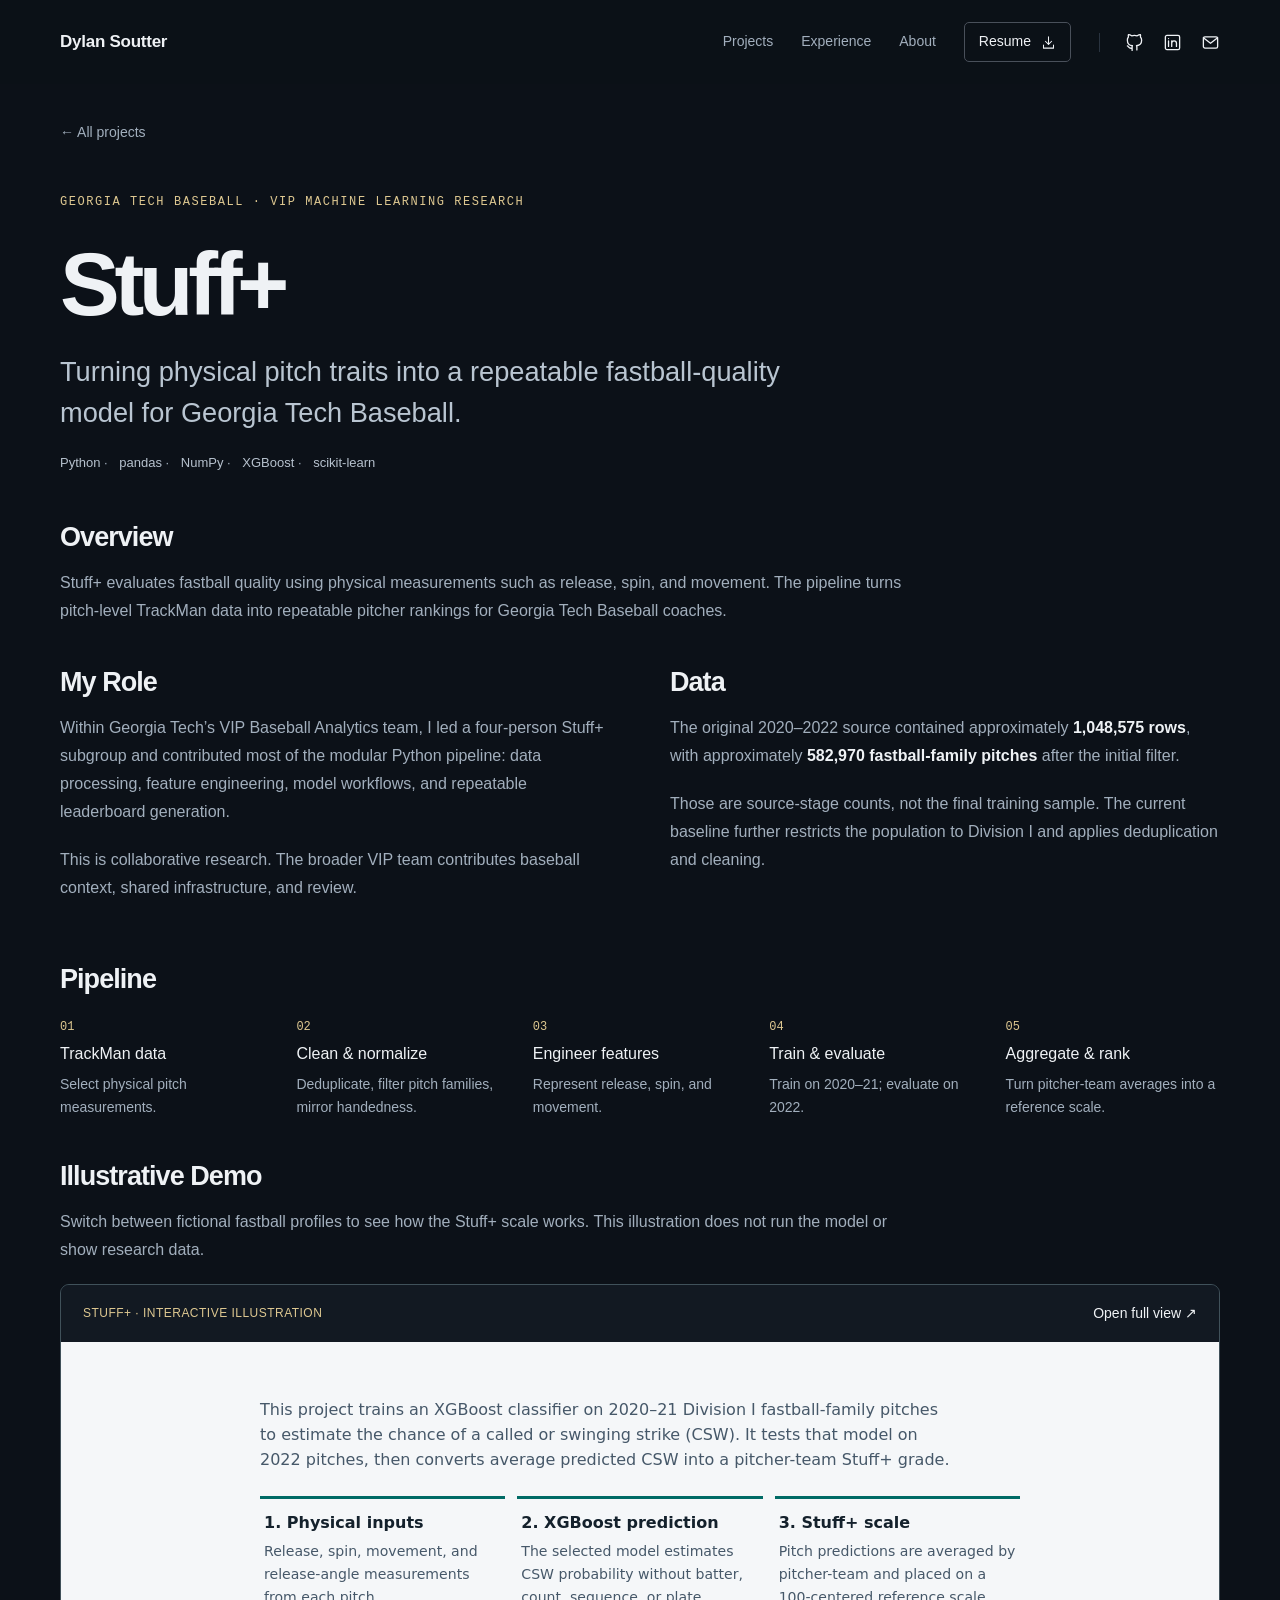
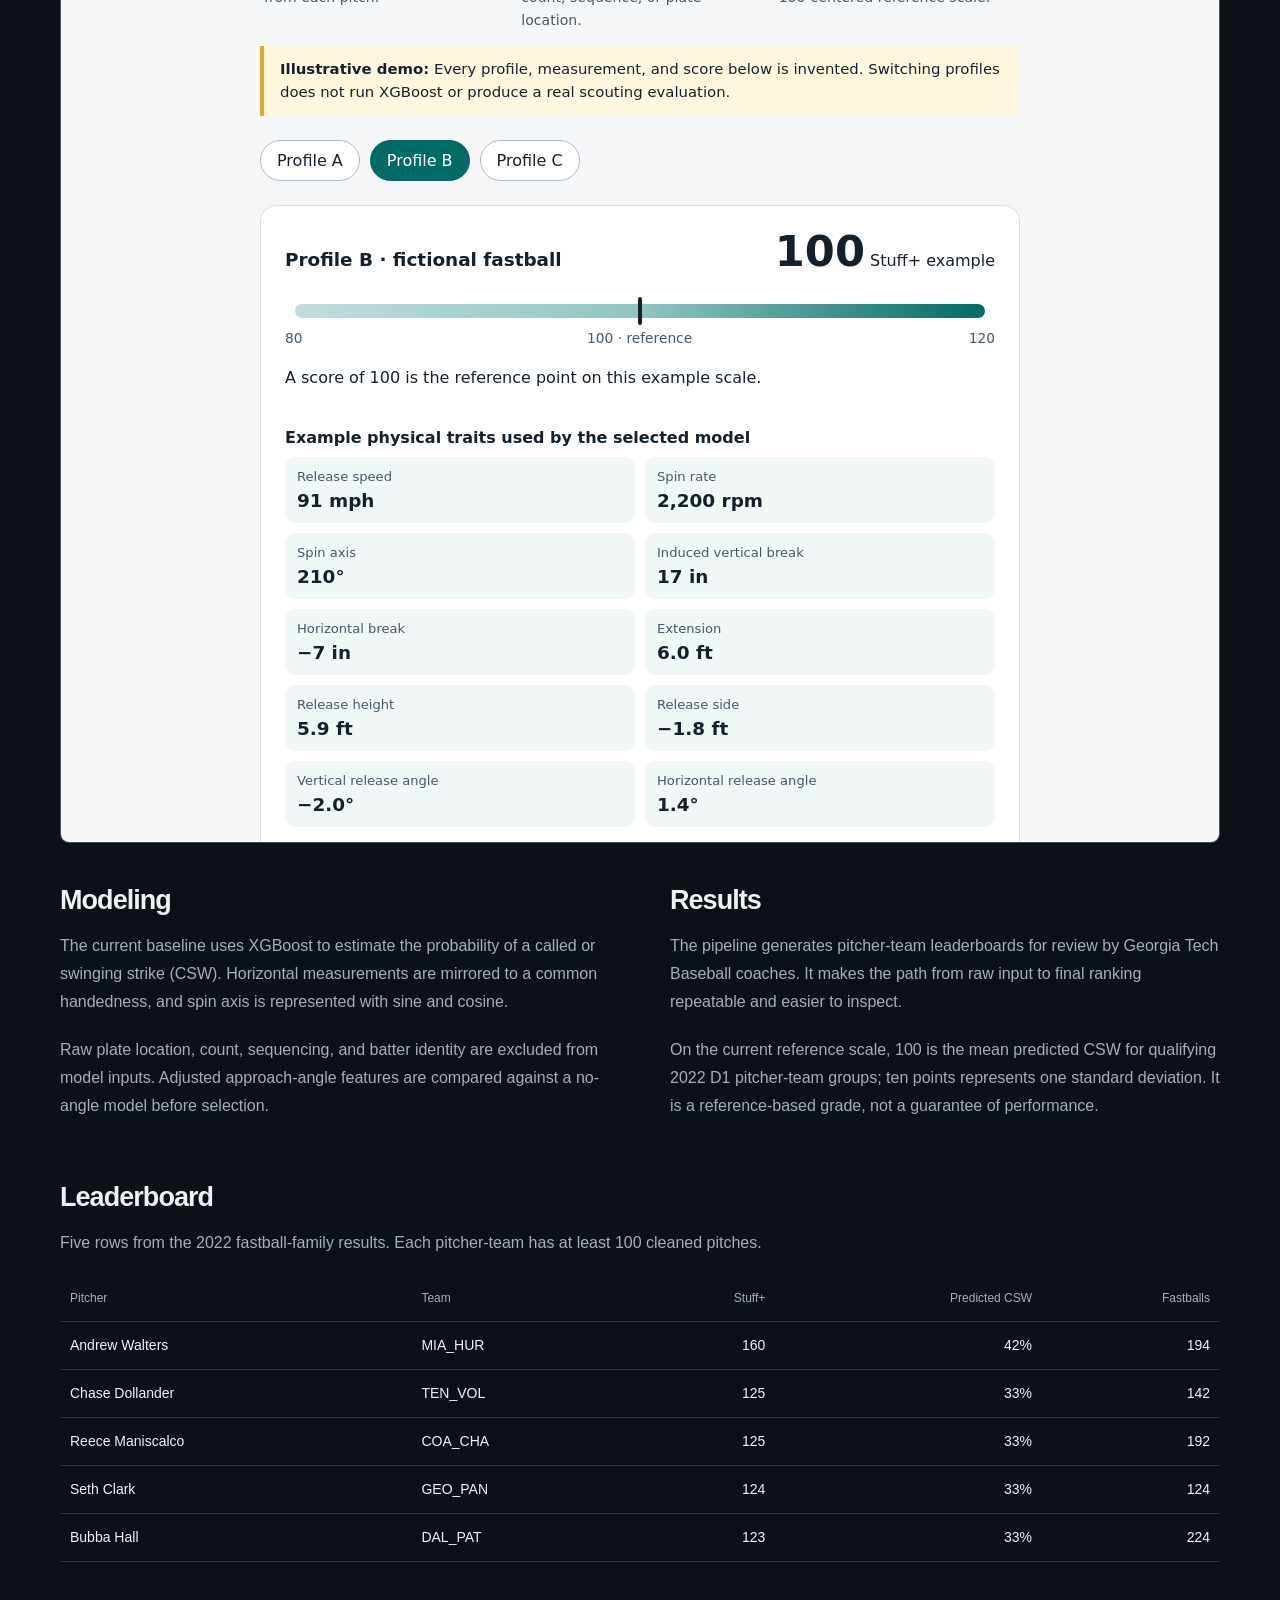
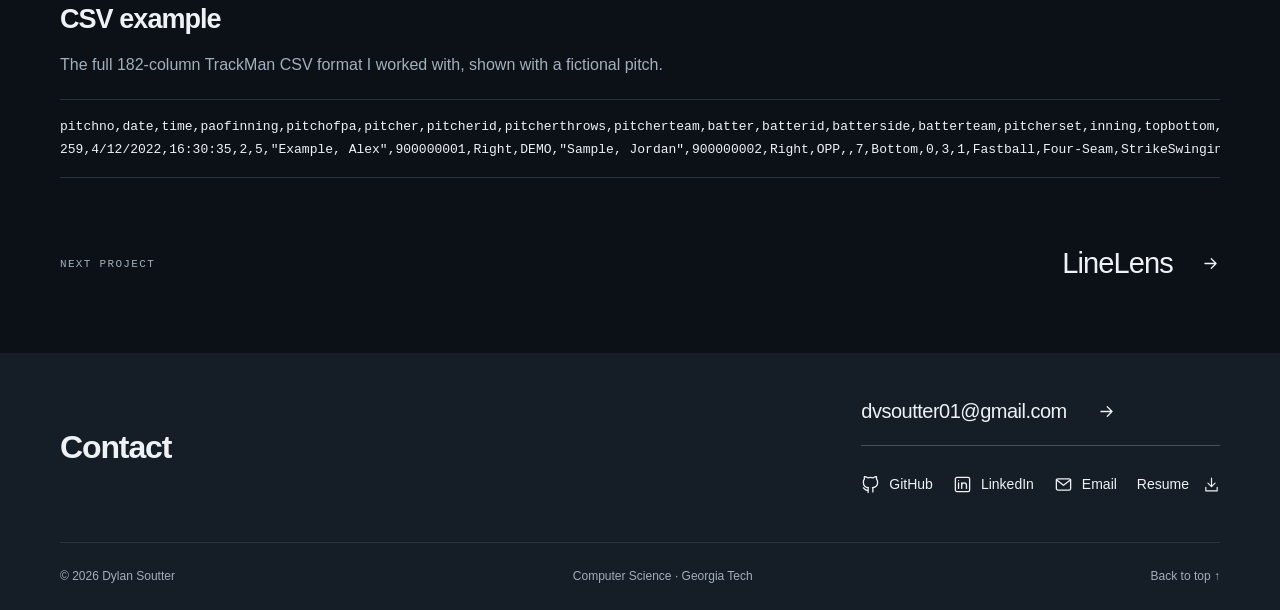
<file: projects/stuff-plus/index.html>
<!doctype html><html lang="en"><head><meta charset="utf-8"><meta name="viewport" content="width=device-width,initial-scale=1"><meta name="theme-color" content="#0c1118"><title>Stuff+ | Dylan Soutter</title><meta name="description" content="Turning physical pitch traits into a repeatable fastball-quality model for Georgia Tech Baseball."><meta property="og:title" content="Stuff+ | Dylan Soutter"><meta property="og:description" content="Turning physical pitch traits into a repeatable fastball-quality model for Georgia Tech Baseball."><meta property="og:type" content="website"><link rel="stylesheet" href="/assets/styles.css"><script src="/assets/site.js" defer></script></head><body id="top"><a class="skip-link" href="#main">Skip to content</a><header class="site-header"><div class="nav-wrap"><a class="wordmark" href="/" aria-label="Dylan Soutter home"><span>Dylan Soutter</span></a><nav aria-label="Main navigation"><a href="/#projects">Projects</a><a href="/#experience">Experience</a><a href="/#about">About</a><a class="nav-resume" href="/resume/Dylan_Soutter_Resume.pdf" target="_blank" rel="noopener">Resume <svg viewBox="0 0 24 24" fill="none" stroke="currentColor" stroke-width="1.65" stroke-linecap="round" stroke-linejoin="round" aria-hidden="true"><path d="M12 3v12m-5-5 5 5 5-5M4 16v5h16v-5"/></svg></a><span class="nav-social"><a class="social-link" href="https://github.com/dylansoutter" aria-label="GitHub" target="_blank" rel="noopener noreferrer" ><svg viewBox="0 0 24 24" fill="none" stroke="currentColor" stroke-width="1.65" stroke-linecap="round" stroke-linejoin="round" aria-hidden="true"><path d="M9 19c-4.3 1.3-4.3-2.2-6-2.6m12 5v-3.3c0-1 .1-1.4-.5-2 3.2-.4 6.5-1.6 6.5-7A5.5 5.5 0 0 0 19.5 5c.2-1 .2-2.2-.1-3 0 0-1.2-.4-4 1.5a14 14 0 0 0-7 0C5.6 1.6 4.4 2 4.4 2c-.3.8-.3 2-.1 3A5.5 5.5 0 0 0 3 9.1c0 5.4 3.2 6.6 6.4 7-.5.5-.5 1.2-.4 2V22"/></svg></a><a class="social-link" href="https://www.linkedin.com/in/dylan-soutter-454376381/" aria-label="LinkedIn" target="_blank" rel="noopener noreferrer" ><svg viewBox="0 0 24 24" fill="none" stroke="currentColor" stroke-width="1.65" stroke-linecap="round" stroke-linejoin="round" aria-hidden="true"><rect x="3" y="3" width="18" height="18" rx="2"/><path d="M7 10v7M7 7v.01M11 17v-7m0 3a3 3 0 0 1 6 0v4"/></svg></a><a class="social-link" href="mailto:dvsoutter01@gmail.com" aria-label="Email" ><svg viewBox="0 0 24 24" fill="none" stroke="currentColor" stroke-width="1.65" stroke-linecap="round" stroke-linejoin="round" aria-hidden="true"><rect x="3" y="5" width="18" height="14" rx="2"/><path d="m3 6 9 7 9-7"/></svg></a></span></nav><button class="menu-toggle" aria-label="Open navigation" aria-expanded="false" aria-controls="mobile-nav">Menu <span aria-hidden="true">☰</span></button></div><nav id="mobile-nav" class="mobile-nav" aria-label="Mobile navigation" hidden><a href="/#projects">Projects</a><a href="/#experience">Experience</a><a href="/#about">About</a><a class="nav-resume" href="/resume/Dylan_Soutter_Resume.pdf" target="_blank" rel="noopener">Resume <svg viewBox="0 0 24 24" fill="none" stroke="currentColor" stroke-width="1.65" stroke-linecap="round" stroke-linejoin="round" aria-hidden="true"><path d="M12 3v12m-5-5 5 5 5-5M4 16v5h16v-5"/></svg></a><div class="socials"><a class="social-link" href="https://github.com/dylansoutter" aria-label="GitHub" target="_blank" rel="noopener noreferrer" ><svg viewBox="0 0 24 24" fill="none" stroke="currentColor" stroke-width="1.65" stroke-linecap="round" stroke-linejoin="round" aria-hidden="true"><path d="M9 19c-4.3 1.3-4.3-2.2-6-2.6m12 5v-3.3c0-1 .1-1.4-.5-2 3.2-.4 6.5-1.6 6.5-7A5.5 5.5 0 0 0 19.5 5c.2-1 .2-2.2-.1-3 0 0-1.2-.4-4 1.5a14 14 0 0 0-7 0C5.6 1.6 4.4 2 4.4 2c-.3.8-.3 2-.1 3A5.5 5.5 0 0 0 3 9.1c0 5.4 3.2 6.6 6.4 7-.5.5-.5 1.2-.4 2V22"/></svg><span>GitHub</span></a><a class="social-link" href="https://www.linkedin.com/in/dylan-soutter-454376381/" aria-label="LinkedIn" target="_blank" rel="noopener noreferrer" ><svg viewBox="0 0 24 24" fill="none" stroke="currentColor" stroke-width="1.65" stroke-linecap="round" stroke-linejoin="round" aria-hidden="true"><rect x="3" y="3" width="18" height="18" rx="2"/><path d="M7 10v7M7 7v.01M11 17v-7m0 3a3 3 0 0 1 6 0v4"/></svg><span>LinkedIn</span></a><a class="social-link" href="mailto:dvsoutter01@gmail.com" aria-label="Email" ><svg viewBox="0 0 24 24" fill="none" stroke="currentColor" stroke-width="1.65" stroke-linecap="round" stroke-linejoin="round" aria-hidden="true"><rect x="3" y="5" width="18" height="14" rx="2"/><path d="m3 6 9 7 9-7"/></svg><span>Email</span></a></div></nav></header><main id="main"><div class="container"><a class="back-link" href="/#projects">← All projects</a><section class="case-hero"><p class="eyebrow">GEORGIA TECH BASEBALL · VIP MACHINE LEARNING RESEARCH</p><h1>Stuff+</h1><p class="case-intro">Turning physical pitch traits into a repeatable fastball-quality model for Georgia Tech Baseball.</p><ul class="tags" aria-label="Technologies"><li>Python</li><li>pandas</li><li>NumPy</li><li>XGBoost</li><li>scikit-learn</li></ul></section><section class="case-section"><h2>Overview</h2><p>Stuff+ evaluates fastball quality using physical measurements such as release, spin, and movement. The pipeline turns pitch-level TrackMan data into repeatable pitcher rankings for Georgia Tech Baseball coaches.</p></section><div class="case-columns"><section class="case-section"><h2>My Role</h2><p>Within Georgia Tech’s VIP Baseball Analytics team, I led a four-person Stuff+ subgroup and contributed most of the modular Python pipeline: data processing, feature engineering, model workflows, and repeatable leaderboard generation.</p><p>This is collaborative research. The broader VIP team contributes baseball context, shared infrastructure, and review.</p></section><section class="case-section"><h2>Data</h2><p>The original 2020–2022 source contained approximately <strong>1,048,575 rows</strong>, with approximately <strong>582,970 fastball-family pitches</strong> after the initial filter.</p><p>Those are source-stage counts, not the final training sample. The current baseline further restricts the population to Division I and applies deduplication and cleaning.</p></section></div><section class="case-section" id="approach"><h2>Pipeline</h2><ol class="pipeline"><li><span>01</span><strong>TrackMan data</strong><p>Select physical pitch measurements.</p></li><li><span>02</span><strong>Clean & normalize</strong><p>Deduplicate, filter pitch families, mirror handedness.</p></li><li><span>03</span><strong>Engineer features</strong><p>Represent release, spin, and movement.</p></li><li><span>04</span><strong>Train & evaluate</strong><p>Train on 2020–21; evaluate on 2022.</p></li><li><span>05</span><strong>Aggregate & rank</strong><p>Turn pitcher-team averages into a reference scale.</p></li></ol></section><section class="case-section"><h2>Illustrative Demo</h2><p>Switch between fictional fastball profiles to see how the Stuff+ scale works. This illustration does not run the model or show research data.</p><div class="demo-shell"><div class="demo-toolbar"><span>STUFF+ · INTERACTIVE ILLUSTRATION</span><a href="/demos/stuff-plus.html" target="_blank" rel="noopener">Open full view ↗</a></div><iframe class="interactive-demo" src="/demos/stuff-plus.html" title="Interactive Stuff+ illustration with three fictional pitch profiles" sandbox="allow-scripts" loading="lazy"></iframe></div></section><div class="case-columns"><section class="case-section"><h2>Modeling</h2><p>The current baseline uses XGBoost to estimate the probability of a called or swinging strike (CSW). Horizontal measurements are mirrored to a common handedness, and spin axis is represented with sine and cosine.</p><p>Raw plate location, count, sequencing, and batter identity are excluded from model inputs. Adjusted approach-angle features are compared against a no-angle model before selection.</p></section><section class="case-section"><h2>Results</h2><p>The pipeline generates pitcher-team leaderboards for review by Georgia Tech Baseball coaches. It makes the path from raw input to final ranking repeatable and easier to inspect.</p><p>On the current reference scale, 100 is the mean predicted CSW for qualifying 2022 D1 pitcher-team groups; ten points represents one standard deviation. It is a reference-based grade, not a guarantee of performance.</p></section></div><section class="case-section stuff-samples"><h2>Leaderboard</h2><p>Five rows from the 2022 fastball-family results. Each pitcher-team has at least 100 cleaned pitches.</p><div class="sample-scroll"><table class="sample-table" aria-label="2022 Stuff+ leaderboard sample"><thead><tr><th scope="col">Pitcher</th><th scope="col">Team</th><th scope="col">Stuff+</th><th scope="col">Predicted CSW</th><th scope="col">Fastballs</th></tr></thead><tbody><tr><td>Andrew Walters</td><td>MIA_HUR</td><td>160</td><td>42%</td><td>194</td></tr><tr><td>Chase Dollander</td><td>TEN_VOL</td><td>125</td><td>33%</td><td>142</td></tr><tr><td>Reece Maniscalco</td><td>COA_CHA</td><td>125</td><td>33%</td><td>192</td></tr><tr><td>Seth Clark</td><td>GEO_PAN</td><td>124</td><td>33%</td><td>124</td></tr><tr><td>Bubba Hall</td><td>DAL_PAT</td><td>123</td><td>33%</td><td>224</td></tr></tbody></table></div></section><section class="case-section stuff-samples"><h2>CSV example</h2><p>The full 182-column TrackMan CSV format I worked with, shown with a fictional pitch.</p><pre class="csv-sample" aria-label="Full-width fictional pitch CSV record"><code>pitchno,date,time,paofinning,pitchofpa,pitcher,pitcherid,pitcherthrows,pitcherteam,batter,batterid,batterside,batterteam,pitcherset,inning,topbottom,outs,balls,strikes,taggedpitchtype,autopitchtype,pitchcall,korbb,taggedhittype,playresult,outsonplay,runsscored,notes,relspeed,vertrelangle,horzrelangle,spinrate,spinaxis,tilt,relheight,relside,extension,vertbreak,inducedvertbreak,horzbreak,platelocheight,platelocside,zonespeed,vertapprangle,horzapprangle,zonetime,exitspeed,angle,direction,hitspinrate,positionat110x,positionat110y,positionat110z,distance,lasttrackeddistance,bearing,hangtime,pfxx,pfxz,x0,y0,z0,vx0,vy0,vz0,ax0,ay0,az0,hometeam,awayteam,stadium,level,league,gameid,pitchuid,effectivevelo,maxheight,measuredduration,speeddrop,pitchlastmeasuredx,pitchlastmeasuredy,pitchlastmeasuredz,contactpositionx,contactpositiony,contactpositionz,gameuid,utcdate,utctime,localdatetime,utcdatetime,autohittype,system,hometeamforeignid,awayteamforeignid,gameforeignid,catcher,catcherid,catcherthrows,catcherteam,playid,pitchtrajectoryxc0,pitchtrajectoryxc1,pitchtrajectoryxc2,pitchtrajectoryyc0,pitchtrajectoryyc1,pitchtrajectoryyc2,pitchtrajectoryzc0,pitchtrajectoryzc1,pitchtrajectoryzc2,hitspinaxis,hittrajectoryxc0,hittrajectoryxc1,hittrajectoryxc2,hittrajectoryxc3,hittrajectoryxc4,hittrajectoryxc5,hittrajectoryxc6,hittrajectoryxc7,hittrajectoryxc8,hittrajectoryyc0,hittrajectoryyc1,hittrajectoryyc2,hittrajectoryyc3,hittrajectoryyc4,hittrajectoryyc5,hittrajectoryyc6,hittrajectoryyc7,hittrajectoryyc8,hittrajectoryzc0,hittrajectoryzc1,hittrajectoryzc2,hittrajectoryzc3,hittrajectoryzc4,hittrajectoryzc5,hittrajectoryzc6,hittrajectoryzc7,hittrajectoryzc8,throwspeed,poptime,exchangetime,timetobase,catchpositionx,catchpositiony,catchpositionz,throwpositionx,throwpositiony,throwpositionz,basepositionx,basepositiony,basepositionz,throwtrajectoryxc0,throwtrajectoryxc1,throwtrajectoryxc2,throwtrajectoryyc0,throwtrajectoryyc1,throwtrajectoryyc2,throwtrajectoryzc0,throwtrajectoryzc1,throwtrajectoryzc2,pitchreleaseconfidence,pitchlocationconfidence,pitchmovementconfidence,hitlaunchconfidence,hitlandingconfidence,catcherthrowcatchconfidence,catcherthrowreleaseconfidence,catcherthrowlocationconfidence,hc_x,hc_y,count,zone,twostrikes,intrasquad,expectedoutcome,xba,xslg,xwoba,time2,isgt,umpire,daynight,armslot
259,4/12/2022,16:30:35,2,5,&quot;Example, Alex&quot;,900000001,Right,DEMO,&quot;Sample, Jordan&quot;,900000002,Right,OPP,,7,Bottom,0,3,1,Fastball,Four-Seam,StrikeSwinging,,,,,,,92.4,-2.0,1.4,2250,210,,5.8,-1.9,6.1,,17.8,-7.1,2.7,0.3,,-4.8,1.1,,,,,,,,,,,,,,,,,,,,,,,,DEMO,OPP,,D1,EXAMPLE,20220412-DEMO-1,fictional-pitch-001,,,,,,,,,,,,,,,,,v3,,,,,,,,,,,,,,,,,,,,,,,,,,,,,,,,,,,,,,,,,,,,,,,,,,,,,,,,,,,,,,,,,,,,,,,,,,,,,,,,,,,,,,,,,,</code></pre></section><div class="next-project"><span>NEXT PROJECT</span><a href="/projects/linelens/">LineLens <svg viewBox="0 0 24 24" fill="none" stroke="currentColor" stroke-width="1.65" stroke-linecap="round" stroke-linejoin="round" aria-hidden="true"><path d="M5 12h14M13 6l6 6-6 6"/></svg></a></div></div></main><footer><div class="container contact"><div><h2>Contact</h2></div><div class="contact-links"><a class="email-link" href="mailto:dvsoutter01@gmail.com">dvsoutter01@gmail.com <svg viewBox="0 0 24 24" fill="none" stroke="currentColor" stroke-width="1.65" stroke-linecap="round" stroke-linejoin="round" aria-hidden="true"><path d="M5 12h14M13 6l6 6-6 6"/></svg></a><div class="socials"><a class="social-link" href="https://github.com/dylansoutter" aria-label="GitHub" target="_blank" rel="noopener noreferrer" ><svg viewBox="0 0 24 24" fill="none" stroke="currentColor" stroke-width="1.65" stroke-linecap="round" stroke-linejoin="round" aria-hidden="true"><path d="M9 19c-4.3 1.3-4.3-2.2-6-2.6m12 5v-3.3c0-1 .1-1.4-.5-2 3.2-.4 6.5-1.6 6.5-7A5.5 5.5 0 0 0 19.5 5c.2-1 .2-2.2-.1-3 0 0-1.2-.4-4 1.5a14 14 0 0 0-7 0C5.6 1.6 4.4 2 4.4 2c-.3.8-.3 2-.1 3A5.5 5.5 0 0 0 3 9.1c0 5.4 3.2 6.6 6.4 7-.5.5-.5 1.2-.4 2V22"/></svg><span>GitHub</span></a><a class="social-link" href="https://www.linkedin.com/in/dylan-soutter-454376381/" aria-label="LinkedIn" target="_blank" rel="noopener noreferrer" ><svg viewBox="0 0 24 24" fill="none" stroke="currentColor" stroke-width="1.65" stroke-linecap="round" stroke-linejoin="round" aria-hidden="true"><rect x="3" y="3" width="18" height="18" rx="2"/><path d="M7 10v7M7 7v.01M11 17v-7m0 3a3 3 0 0 1 6 0v4"/></svg><span>LinkedIn</span></a><a class="social-link" href="mailto:dvsoutter01@gmail.com" aria-label="Email" ><svg viewBox="0 0 24 24" fill="none" stroke="currentColor" stroke-width="1.65" stroke-linecap="round" stroke-linejoin="round" aria-hidden="true"><rect x="3" y="5" width="18" height="14" rx="2"/><path d="m3 6 9 7 9-7"/></svg><span>Email</span></a><a class="text-link" href="/resume/Dylan_Soutter_Resume.pdf" target="_blank" rel="noopener">Resume <svg viewBox="0 0 24 24" fill="none" stroke="currentColor" stroke-width="1.65" stroke-linecap="round" stroke-linejoin="round" aria-hidden="true"><path d="M12 3v12m-5-5 5 5 5-5M4 16v5h16v-5"/></svg></a></div></div></div><div class="container footer-bottom"><span>© 2026 Dylan Soutter</span><span>Computer Science · Georgia Tech</span><a href="#top">Back to top ↑</a></div></footer></body></html>
</file>
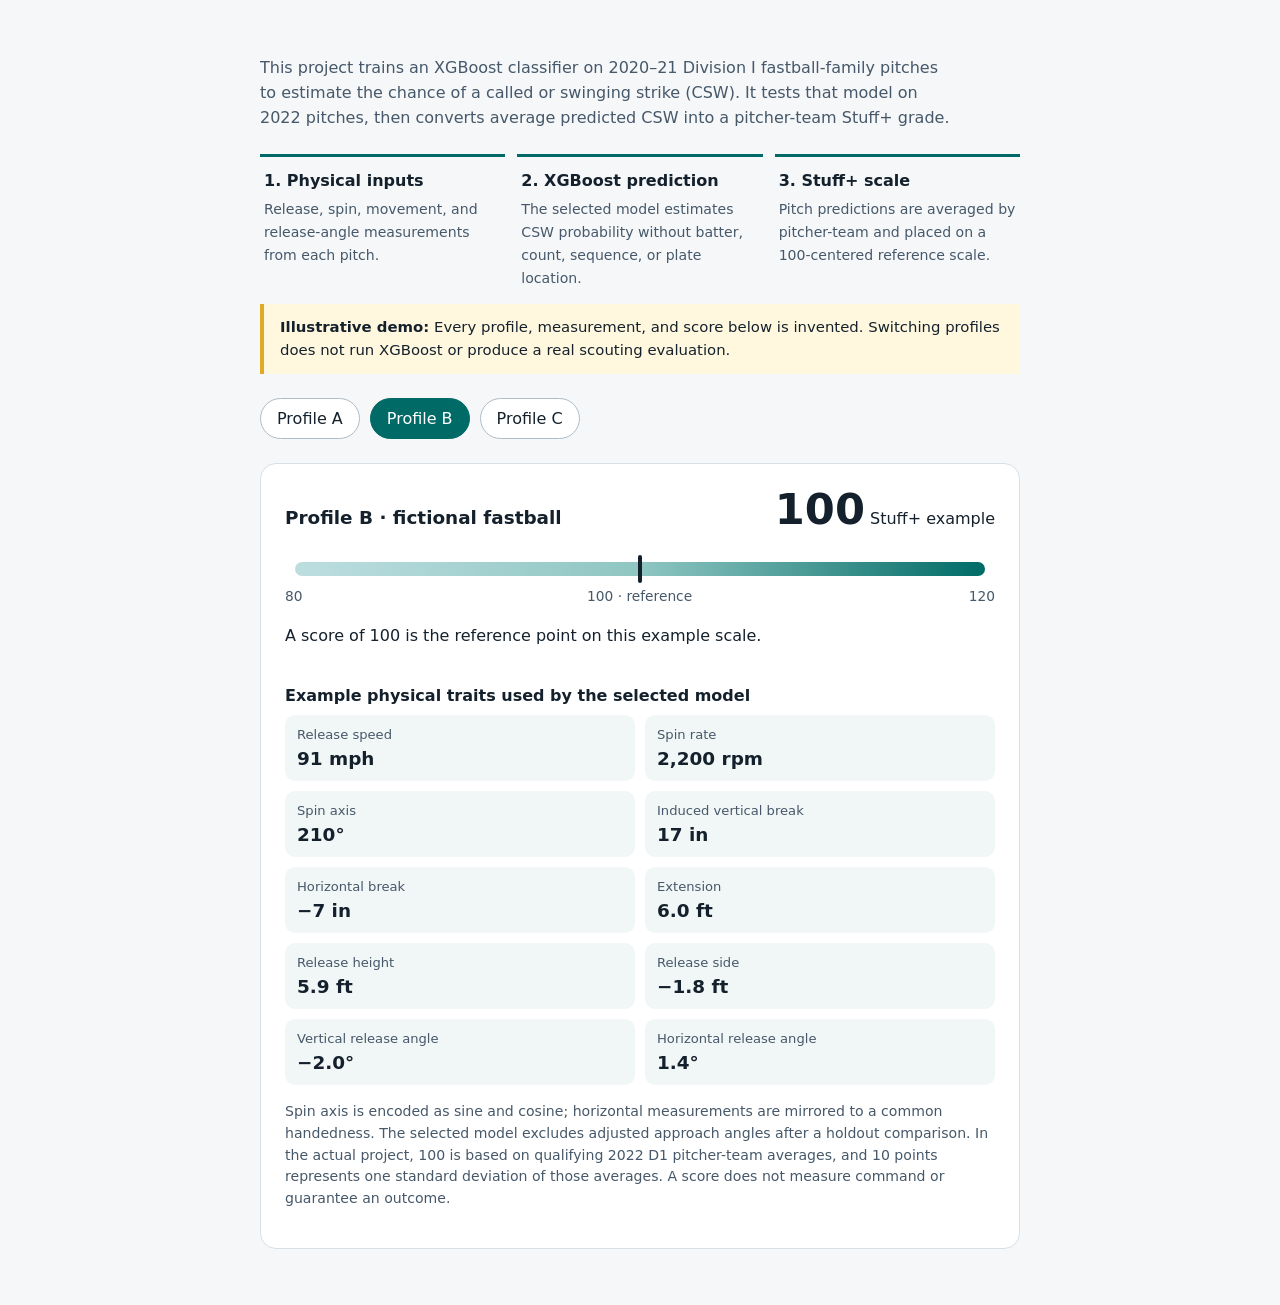
<file: demos/stuff-plus.html>
<!doctype html>
<html lang="en">
<head>
  <meta charset="utf-8">
  <meta name="viewport" content="width=device-width, initial-scale=1">
  <title>College baseball Stuff+ — illustrative explainer</title>
  <style>
    .visually-hidden { position: absolute; width: 1px; height: 1px; padding: 0; margin: -1px; overflow: hidden; clip: rect(0, 0, 0, 0); white-space: nowrap; border: 0; }
    :root { color-scheme: light dark; font-family: system-ui, -apple-system, Segoe UI, sans-serif; }
    body { margin: 0; background: #f5f7f9; color: #14212c; }
    main { max-width: 760px; margin: 0 auto; padding: 40px 20px 56px; }
    h1 { font-size: clamp(1.8rem, 4vw, 2.6rem); line-height: 1.1; margin: 0 0 12px; }
    p { line-height: 1.55; }
    .intro { max-width: 68ch; color: #465869; margin-bottom: 24px; }
    .notice { padding: 12px 16px; border-left: 4px solid #e2a928; background: #fff8df; font-size: .93rem; }
    .workflow { display: grid; grid-template-columns: repeat(3, minmax(0, 1fr)); gap: 12px; margin: 24px 0 8px; padding: 0; list-style: none; }
    .workflow li { border-top: 3px solid #006b66; padding: 12px 4px 0; line-height: 1.45; }
    .workflow strong { display: block; margin-bottom: 4px; }
    .workflow span { color: #465869; font-size: .88rem; }
    .profiles { display: flex; flex-wrap: wrap; gap: 10px; margin: 24px 0; }
    button { font: inherit; border: 1px solid #aebcc7; border-radius: 999px; padding: 10px 16px; background: #fff; color: inherit; cursor: pointer; }
    button[aria-pressed="true"] { border-color: #006b66; background: #006b66; color: #fff; }
    button:focus-visible { outline: 3px solid #e2a928; outline-offset: 3px; }
    .result { background: #fff; border: 1px solid #d8e0e6; border-radius: 16px; padding: 24px; }
    .result-top { display: flex; align-items: baseline; justify-content: space-between; gap: 16px; flex-wrap: wrap; }
    .result h2 { font-size: 1.15rem; margin: 0; }
    .score { font-size: 2.7rem; font-weight: 700; font-variant-numeric: tabular-nums; line-height: 1; }
    .scale { position: relative; margin: 30px 10px 12px; height: 14px; background: linear-gradient(90deg, #bddee0 0%, #8fc6c2 50%, #006b66 100%); border-radius: 999px; }
    .marker { position: absolute; top: -7px; width: 4px; height: 28px; background: #14212c; border-radius: 2px; transform: translateX(-50%); transition: left .25s ease; }
    .scale-labels { display: flex; justify-content: space-between; font-size: .86rem; color: #465869; }
    .scale-labels span:nth-child(2) { margin-left: 8px; }
    .meaning { min-height: 2.4em; margin: 20px 0 24px; }
    h3 { font-size: 1rem; margin: 0 0 10px; }
    dl { display: grid; grid-template-columns: repeat(2, minmax(0, 1fr)); gap: 10px; margin: 0; }
    dl div { background: #f1f6f6; border-radius: 10px; padding: 12px; }
    dt { color: #465869; font-size: .82rem; }
    dd { margin: 6px 0 0; font-size: 1.15rem; font-weight: 600; font-variant-numeric: tabular-nums; }
    .footnote { font-size: .88rem; color: #465869; margin-top: 16px; }
    .example { margin-top: 32px; }
    .example p { color: #465869; font-size: .9rem; }
    pre { overflow-x: auto; max-width: 100%; padding: 16px; border-radius: 10px; background: #e8eef1; font-size: .82rem; line-height: 1.5; white-space: pre; }
    .table-scroll { overflow-x: auto; max-width: 100%; }
    table { width: 100%; border-collapse: collapse; font-variant-numeric: tabular-nums; }
    th, td { padding: 11px 12px; border-bottom: 1px solid #d8e0e6; text-align: left; white-space: nowrap; }
    th { color: #465869; font-size: .85rem; font-weight: 600; }
    td.num, th.num { text-align: right; }
    tbody tr:nth-child(odd) { background: #eef3f5; }
    @media (max-width: 560px) { main { padding: 24px 16px 40px; } .result { padding: 18px; } .workflow { grid-template-columns: 1fr; } }
    @media (max-width: 390px) { dl { grid-template-columns: 1fr; } }
    @media (prefers-reduced-motion: reduce) { .marker { transition: none; } }
    @media (prefers-color-scheme: dark) {
      body { background: #101a21; color: #e7f0f2; }
      .intro, .scale-labels, dt, .footnote, .workflow span, .example p { color: #b2c5cc; }
      .notice { background: #38301a; border-color: #e2a928; }
      button { background: #1b2a34; border-color: #58707b; }
      button[aria-pressed="true"] { background: #12aaa1; border-color: #12aaa1; color: #081e1e; }
      .result { background: #18262f; border-color: #38505a; }
      .marker { background: #fff; }
      dl div { background: #23363e; }
      pre { background: #23363e; }
      th { color: #b2c5cc; }
      th, td { border-bottom-color: #38505a; }
      tbody tr:nth-child(odd) { background: #1b2b34; }
    }
  </style>
</head>
<body>
  <main>
    <h1 class="visually-hidden">Stuff+ illustrative demo</h1>
    <p class="intro">This project trains an XGBoost classifier on 2020–21 Division I fastball-family pitches to estimate the chance of a called or swinging strike (CSW). It tests that model on 2022 pitches, then converts average predicted CSW into a pitcher-team Stuff+ grade.</p>
    <ol class="workflow" aria-label="Model workflow">
      <li><strong>1. Physical inputs</strong><span>Release, spin, movement, and release-angle measurements from each pitch.</span></li>
      <li><strong>2. XGBoost prediction</strong><span>The selected model estimates CSW probability without batter, count, sequence, or plate location.</span></li>
      <li><strong>3. Stuff+ scale</strong><span>Pitch predictions are averaged by pitcher-team and placed on a 100-centered reference scale.</span></li>
    </ol>
    <p class="notice"><strong>Illustrative demo:</strong> Every profile, measurement, and score below is invented. Switching profiles does not run XGBoost or produce a real scouting evaluation.</p>

    <div class="profiles" role="group" aria-label="Fictional fastball profiles">
      <button type="button" data-profile="lower" aria-pressed="false">Profile A</button>
      <button type="button" data-profile="reference" aria-pressed="true">Profile B</button>
      <button type="button" data-profile="higher" aria-pressed="false">Profile C</button>
    </div>

    <section class="result" aria-labelledby="profile-title">
      <div class="result-top">
        <h2 id="profile-title">Profile B · fictional fastball</h2>
        <div><span class="score" id="score" aria-live="polite">100</span> <span>Stuff+ example</span></div>
      </div>
      <div class="scale" role="img" aria-label="Illustrative Stuff+ scale from 80 to 120; selected score 100">
        <span class="marker" id="marker" style="left: 50%"></span>
      </div>
      <div class="scale-labels"><span>80</span><span>100 · reference</span><span>120</span></div>
      <p class="meaning" id="meaning" aria-live="polite">A score of 100 is the reference point on this example scale.</p>
      <h3>Example physical traits used by the selected model</h3>
      <dl>
        <div><dt>Release speed</dt><dd id="speed">91 mph</dd></div>
        <div><dt>Spin rate</dt><dd id="spin-rate">2,200 rpm</dd></div>
        <div><dt>Spin axis</dt><dd id="spin-axis">210°</dd></div>
        <div><dt>Induced vertical break</dt><dd id="vertical-break">17 in</dd></div>
        <div><dt>Horizontal break</dt><dd id="horizontal-break">−7 in</dd></div>
        <div><dt>Extension</dt><dd id="extension">6.0 ft</dd></div>
        <div><dt>Release height</dt><dd id="release-height">5.9 ft</dd></div>
        <div><dt>Release side</dt><dd id="release-side">−1.8 ft</dd></div>
        <div><dt>Vertical release angle</dt><dd id="vertical-angle">−2.0°</dd></div>
        <div><dt>Horizontal release angle</dt><dd id="horizontal-angle">1.4°</dd></div>
      </dl>
      <p class="footnote">Spin axis is encoded as sine and cosine; horizontal measurements are mirrored to a common handedness. The selected model excludes adjusted approach angles after a holdout comparison. In the actual project, 100 is based on qualifying 2022 D1 pitcher-team averages, and 10 points represents one standard deviation of those averages. A score does not measure command or guarantee an outcome.</p>
    </section>


  </main>
  <script>
    const profiles = {
      lower: { label: 'A', score: 90, speed: '88 mph', spinRate: '2,050 rpm', spinAxis: '195°', verticalBreak: '14 in', horizontalBreak: '−5 in', extension: '5.8 ft', releaseHeight: '5.7 ft', releaseSide: '−1.6 ft', verticalAngle: '−2.3°', horizontalAngle: '1.1°', meaning: 'A score of 90 sits one reference standard deviation below 100 on this example scale.' },
      reference: { label: 'B', score: 100, speed: '91 mph', spinRate: '2,200 rpm', spinAxis: '210°', verticalBreak: '17 in', horizontalBreak: '−7 in', extension: '6.0 ft', releaseHeight: '5.9 ft', releaseSide: '−1.8 ft', verticalAngle: '−2.0°', horizontalAngle: '1.4°', meaning: 'A score of 100 is the reference point on this example scale.' },
      higher: { label: 'C', score: 110, speed: '94 mph', spinRate: '2,350 rpm', spinAxis: '225°', verticalBreak: '20 in', horizontalBreak: '−9 in', extension: '6.2 ft', releaseHeight: '6.1 ft', releaseSide: '−2.0 ft', verticalAngle: '−1.7°', horizontalAngle: '1.7°', meaning: 'A score of 110 sits one reference standard deviation above 100 on this example scale.' }
    };

    const buttons = document.querySelectorAll('[data-profile]');
    function selectProfile(key) {
      const profile = profiles[key];
      if (!profile) return;
      buttons.forEach(button => button.setAttribute('aria-pressed', String(button.dataset.profile === key)));
      document.getElementById('profile-title').textContent = `Profile ${profile.label} · fictional fastball`;
      document.getElementById('score').textContent = profile.score;
      document.getElementById('meaning').textContent = profile.meaning;
      document.getElementById('speed').textContent = profile.speed;
      document.getElementById('spin-rate').textContent = profile.spinRate;
      document.getElementById('spin-axis').textContent = profile.spinAxis;
      document.getElementById('vertical-break').textContent = profile.verticalBreak;
      document.getElementById('horizontal-break').textContent = profile.horizontalBreak;
      document.getElementById('extension').textContent = profile.extension;
      document.getElementById('release-height').textContent = profile.releaseHeight;
      document.getElementById('release-side').textContent = profile.releaseSide;
      document.getElementById('vertical-angle').textContent = profile.verticalAngle;
      document.getElementById('horizontal-angle').textContent = profile.horizontalAngle;
      document.getElementById('marker').style.left = `${(profile.score - 80) / 40 * 100}%`;
      document.querySelector('.scale').setAttribute('aria-label', `Illustrative Stuff+ scale from 80 to 120; selected score ${profile.score}`);
    }
    buttons.forEach(button => button.addEventListener('click', () => selectProfile(button.dataset.profile)));
  </script>
</body>
</html>
</file>
<file: assets/styles.css>
@font-face{font-family:PortfolioSans;src:local('Aptos'),local('Segoe UI');font-display:swap}
:root{color-scheme:dark;--bg:#0c1118;--surface:#121922;--surface2:#17212c;--text:#eff2f5;--muted:#a2afbd;--gold:#dec891;--border:#29333f;--max:1160px;font-family:PortfolioSans,Inter,Arial,sans-serif;font-synthesis:none}
*{box-sizing:border-box}html{scroll-behavior:smooth;scroll-padding-top:105px}body{margin:0;background:var(--bg);color:var(--text);font-size:16px;line-height:1.65;-webkit-font-smoothing:antialiased}a{color:inherit;text-decoration:none}button{font:inherit}a,button{-webkit-tap-highlight-color:transparent}a:focus-visible,button:focus-visible,iframe:focus-visible{outline:3px solid var(--gold);outline-offset:6px}svg{width:19px;height:19px;flex-shrink:0}img{display:block;max-width:100%;height:auto}h1,h2,h3,p{margin-top:0}h1,h2,h3{line-height:1.15;letter-spacing:-.035em}h2{font-size:clamp(2rem,3.7vw,2.85rem);font-weight:560;margin-bottom:22px}h3{font-weight:600}p{color:var(--muted);margin-bottom:20px}strong{color:var(--text)}.container{max-width:var(--max);width:calc(100% - 96px);margin-inline:auto}.gold{color:var(--gold)}.eyebrow{font-size:12px;font-family:Consolas,'Courier New',monospace;letter-spacing:.13em;font-weight:400;color:var(--gold);line-height:1.5;margin-bottom:22px}.section{padding-block:100px}.section-head{display:flex;justify-content:space-between;align-items:end;gap:30px;margin-bottom:38px}.section-head h2{margin-bottom:0}.section-head>p{font-size:15px;margin-bottom:4px;max-width:360px}.section-head .eyebrow{margin-bottom:16px}.skip-link{position:fixed;top:-100px;left:16px;background:var(--gold);color:var(--bg);padding:12px;z-index:100}.skip-link:focus{top:10px}
.site-header{position:sticky;top:0;z-index:20;background:rgba(12,17,24,.94);backdrop-filter:blur(16px);border-bottom:1px solid var(--border)}.nav-wrap{height:84px;max-width:var(--max);width:calc(100% - 96px);margin:auto;display:flex;align-items:center;justify-content:space-between;gap:24px}.wordmark{display:flex;align-items:center;gap:15px;font-size:16px;font-weight:600;white-space:nowrap}.monogram{font-size:30px;letter-spacing:-.09em;line-height:1}.monogram>span{color:var(--gold)}.nav-wrap nav{display:flex;align-items:center;gap:28px;font-size:14px}.nav-wrap nav>a:not(.nav-resume){color:var(--muted)}.nav-wrap nav>a:hover,.social-link:hover{color:var(--gold)}.nav-resume{display:inline-flex;align-items:center;gap:10px;border:1px solid #49505a;border-radius:5px;padding:7px 14px;font-size:14px}.nav-resume svg{width:15px}.nav-social{display:flex;gap:19px;border-left:1px solid var(--border);padding-left:25px}.social-link{display:inline-flex;align-items:center;gap:9px;font-size:14px;transition:color .18s}.socials{display:flex;flex-wrap:wrap;gap:25px;align-items:center}.menu-toggle{display:none}.mobile-nav[hidden]{display:none}
.hero{position:relative;padding-top:88px;display:grid;grid-template-columns:1.6fr 1fr;column-gap:90px;align-items:center}.hero .eyebrow{display:flex;align-items:center;gap:12px}.gold-line{width:27px;height:1px;background:var(--gold)}.hero h1{font-size:clamp(3.2rem,5.7vw,5rem);letter-spacing:-.055em;font-weight:600;line-height:1.05;margin-bottom:22px}.hero-disciplines{font-size:15px;letter-spacing:.015em;color:#c9d0d8;margin-bottom:34px}.hero-disciplines span{color:#64707b;margin-inline:7px}.hero-intro{font-size:clamp(1.5rem,2.8vw,2rem);line-height:1.32;letter-spacing:-.025em;color:var(--text);margin-bottom:18px}.hero-description{max-width:520px;font-size:16px;line-height:1.8;margin-bottom:28px}.hero-actions{display:flex;gap:12px;flex-wrap:wrap}.button{display:inline-flex;align-items:center;justify-content:center;gap:22px;border-radius:5px;font-size:14px;font-weight:600;padding:13px 21px;border:1px solid transparent;min-height:48px;cursor:pointer;transition:background .2s,transform .2s,border-color .2s}.button:hover{transform:translateY(-2px)}.primary{color:#10151c;background:var(--gold)}.primary:hover{background:#f0deb0}.secondary{color:var(--text);border-color:#49515c;background:transparent}.secondary:hover{background:var(--surface2);border-color:var(--muted)}.hero-social{margin-top:27px}.hero-foot{grid-column:1/-1;display:flex;justify-content:space-between;border-bottom:1px solid var(--border);padding:56px 0 24px;margin-top:15px;font-family:Consolas,monospace;font-size:11px;letter-spacing:.12em;color:#9ba6b4}.portrait-panel{display:flex;align-items:center;flex-direction:column;justify-content:center;padding-top:5px}.portrait-ring{width:min(100%,330px);aspect-ratio:1;border:1px solid #5f594b;border-radius:50%;padding:10px;position:relative}.portrait-ring img{width:100%;height:100%;border-radius:50%;object-fit:cover;object-position:center}.portrait-caption{text-align:center;margin-top:25px;font-size:14px;color:var(--muted)}.portrait-caption strong{display:block;color:var(--gold);font-weight:500;font-size:15px;margin-bottom:3px}.portrait-meta{display:flex;gap:18px;font-family:Consolas,monospace;font-size:11px;letter-spacing:.08em;color:#9aa6b5;margin-top:4px}
.projects{padding-top:82px}.project{background:var(--surface);border:1px solid var(--border);border-radius:10px;overflow:hidden;transition:border-color .2s,transform .2s;min-width:0}.project:hover{border-color:#4c5357}.featured{display:grid;grid-template-columns:.93fr 1.07fr;min-height:470px;margin-bottom:26px}.project-copy{padding:32px}.featured .project-copy{padding:42px}.project-category{font-family:Consolas,monospace;font-size:11px;letter-spacing:.09em;color:var(--gold);margin-bottom:20px}.project h3{font-size:32px;margin-bottom:17px}.featured h3{font-size:46px;margin-bottom:15px}.project h3 a:hover{color:var(--gold)}.project p:not(.project-category){font-size:15px}.project p.project-subtitle{font-size:20px;line-height:1.4;color:var(--text);letter-spacing:-.02em;margin-bottom:14px}.tags{list-style:none;padding:0;margin:24px 0 28px;display:flex;flex-wrap:wrap;gap:8px}.tags li{font-size:12px;line-height:1.4;padding:6px 10px;border:1px solid #34404c;border-radius:4px;color:#b7c2ce;background:#151e28}.project-facts{display:flex;gap:34px;border-top:1px solid var(--border);padding-top:21px;margin:0 0 25px}.project-facts strong{display:block;font-size:26px;line-height:1.25;font-weight:500}.project-facts span{font-size:12px;color:var(--muted)}.text-link{display:inline-flex;align-items:center;gap:14px;font-size:14px;line-height:1.5;font-weight:500;min-height:30px}.text-link:hover{color:var(--gold)}.text-link svg{width:17px}.project-grid{display:grid;grid-template-columns:1fr 1fr;gap:26px}.project-grid .project{display:flex;flex-direction:column}.project-grid .project-copy{display:flex;flex:1;flex-direction:column;align-items:flex-start}.project-grid .project-actions{margin-top:auto}.project-actions{display:flex;gap:28px;flex-wrap:wrap}.project-visual{display:block;position:relative;overflow:hidden;padding:24px 27px 16px}.project-visual img{aspect-ratio:16/9;width:100%;object-fit:cover;object-position:top;border:1px solid #566273;border-radius:5px;box-shadow:0 16px 35px #0004;transition:transform .3s}.project-visual:hover img{transform:translateY(-3px)}.visual-label,.visual-caption{display:flex;justify-content:space-between;gap:15px;position:relative;font-size:10px;letter-spacing:.09em;font-family:Consolas,monospace;color:#c4cfd5}.visual-label{margin-bottom:22px}.visual-caption{margin-top:16px;letter-spacing:0;font-family:inherit;font-size:12px}.stuff-visual{background:#203237;display:flex;flex-direction:column;justify-content:center;padding:30px}.lens-visual{background:#20303e}.git-visual{background:#272638}.stuff-frame{height:335px;overflow:hidden;border-radius:7px;border:1px solid #637575;background:#101a21;pointer-events:none;box-shadow:0 16px 35px #0003}.stuff-frame iframe{--preview-scale:.58;width:calc(100% / var(--preview-scale));height:1000px;transform:scale(var(--preview-scale));transform-origin:top left;border:0;pointer-events:none}.project-visual:focus-visible{outline-offset:-4px}
.experience-band{border-block:1px solid var(--border);background:#10161f}.experience-row{display:grid;grid-template-columns:210px 1fr 120px;gap:32px;border-top:1px solid var(--border);padding:30px 0}.experience-row:last-child{padding-bottom:0}.experience-date{font-family:Consolas,monospace;font-size:12px;letter-spacing:.04em;color:var(--muted);padding-top:6px}.experience-row h3{font-size:23px;margin-bottom:10px}.experience-row p{max-width:650px;font-size:15px;margin-bottom:0}.experience-row p.role{color:#c7d0db;font-size:14px;margin-bottom:13px}.experience-row>a{justify-self:end;padding:8px;color:var(--gold)}.experience-number{font-size:27px;color:var(--gold);text-align:right}.experience-number small{display:block;font-size:11px;color:var(--muted)}.about{display:grid;grid-template-columns:1fr 1fr;gap:40px 75px}.about h2{font-size:clamp(2rem,3.2vw,2.6rem)}.about-copy{padding-top:3px}.about-copy p{font-size:16px}.about-note{border-left:2px solid var(--gold);padding-left:20px;margin-top:30px}.about-note span{font-size:10px;letter-spacing:.08em;font-family:Consolas,monospace;display:block;color:var(--muted);margin-bottom:8px}.about-note strong{font-size:14px;font-weight:500}.skills{grid-column:1/-1;display:grid;grid-template-columns:repeat(4,1fr);gap:28px;border-top:1px solid var(--border);padding-top:32px;margin-top:18px}.skills h3{font-size:14px;letter-spacing:0;color:var(--gold);margin-bottom:14px}.skills p{font-size:14px;line-height:1.9;margin-bottom:0}footer{background:#151d27;border-top:1px solid var(--border)}.contact{display:flex;justify-content:space-between;align-items:center;gap:50px;padding-block:65px}.contact h2{font-size:32px;margin-bottom:18px}.contact p{font-size:14px;margin-bottom:0}.contact .eyebrow{font-size:11px;margin-bottom:19px}.contact-links{min-width:350px}.email-link{display:flex;align-items:center;gap:30px;border-bottom:1px solid #46515e;padding-bottom:17px;margin-bottom:24px;font-size:20px;letter-spacing:-.025em}.email-link:hover{color:var(--gold)}.contact-links .socials{gap:20px}.contact-links .socials .text-link{font-size:14px}.footer-bottom{border-top:1px solid var(--border);display:flex;justify-content:space-between;flex-wrap:wrap;gap:15px;padding-block:24px;font-size:12px;color:var(--muted)}
.back-link{display:inline-block;color:var(--muted);font-size:14px;padding-top:37px}.back-link:hover{color:var(--gold)}.case-hero{padding:62px 0 48px}.case-hero h1{font-size:clamp(3.2rem,7vw,5.8rem);margin-bottom:25px;font-weight:550;letter-spacing:-.06em}.case-intro{font-size:clamp(1.25rem,2.6vw,1.7rem);max-width:800px;line-height:1.5;color:#b9c5d1}.case-hero .tags{margin-block:25px}.case-actions{display:flex;gap:15px}.case-meta{display:grid;grid-template-columns:repeat(3,1fr);border-block:1px solid var(--border);padding:22px 0;margin:42px 0 0;gap:24px}.case-meta dt{font-size:12px;color:var(--muted);margin-bottom:5px}.case-meta dd{font-size:14px;margin:0}.case-section{margin-bottom:54px;min-width:0}.case-section h2{font-size:29px;margin-bottom:22px}.case-section>p{max-width:850px;line-height:1.85}.case-columns{display:grid;grid-template-columns:1fr 1fr;gap:60px}.case-image{margin:0 0 60px;background:var(--surface);border:1px solid var(--border);border-radius:9px;overflow:hidden}.case-image img{width:100%;height:auto}.case-image figcaption{padding:16px 22px;font-size:13px;color:var(--muted)}.pipeline{list-style:none;padding:0;margin:25px 0 0;display:grid;grid-template-columns:repeat(auto-fit,minmax(150px,1fr));border:1px solid var(--border);border-radius:8px;overflow:hidden;background:var(--surface)}.pipeline li{padding:25px 20px;border-right:1px solid var(--border);min-width:0}.pipeline li:last-child{border-right:0}.pipeline span{display:block;font:12px Consolas,monospace;color:var(--gold);margin-bottom:20px}.pipeline strong{display:block;font-size:16px;font-weight:500;line-height:1.4;margin-bottom:10px}.pipeline p{font-size:14px;margin:0;line-height:1.7}.demo-shell{border:1px solid #40515a;border-radius:9px;overflow:hidden;background:#18262f}.demo-toolbar{padding:17px 22px;display:flex;justify-content:space-between;gap:15px;align-items:center;background:var(--surface);font-size:12px;color:var(--gold);letter-spacing:.04em}.demo-toolbar a{font-size:14px;color:var(--text);letter-spacing:0}.interactive-demo{display:block;width:100%;height:1100px;border:0}.takeaways{display:grid;grid-template-columns:repeat(3,1fr);gap:30px}.takeaways>div{border-top:2px solid #806f46;padding-top:22px}.takeaways h3{font-size:19px;letter-spacing:-.02em;margin-bottom:15px}.takeaways p{font-size:15px;line-height:1.8;margin:0}.next-project{border-top:1px solid var(--border);padding:40px 0 65px;display:flex;align-items:center;justify-content:space-between;gap:20px}.next-project>span{font-size:11px;letter-spacing:.12em;color:var(--muted);font-family:Consolas,monospace}.next-project>a{display:flex;align-items:center;gap:28px;font-size:29px;letter-spacing:-.03em}.next-project>a:hover{color:var(--gold)}.formula{border-left:3px solid var(--gold);padding:25px 30px;background:var(--surface);margin-bottom:24px}.formula>span{font:12px Consolas,monospace;color:var(--gold);letter-spacing:.1em}.formula p{color:var(--text);font-size:23px;margin:14px 0 0}.formula b{color:var(--gold);margin-inline:12px}.callout{background:var(--surface);border:1px solid var(--border);border-radius:8px;padding:32px;display:flex;align-items:center;gap:45px}.callout>div{flex:1}.callout h3{font-size:23px}.callout .button{flex-shrink:0}.small{font-size:13px!important}.source-note{font-size:14px;margin-top:25px;color:var(--muted);border-top:1px solid var(--border);padding-top:20px}.backend-grid{display:grid;grid-template-columns:1fr 1fr;border:1px solid var(--border);border-radius:8px;background:var(--surface)}.backend-grid>div{padding:30px}.backend-grid>div+div{border-left:1px solid var(--border)}.backend-grid h3{font-size:22px;line-height:1.4;max-width:360px}.flow-list,.feature-list{padding-left:24px;color:var(--muted);font-size:15px}.flow-list li,.feature-list li{padding:9px 0 9px 4px}.flow-list li::marker{color:var(--gold)}.screenshot-grid{display:grid;grid-template-columns:1fr 1fr;gap:24px}.screenshot-grid figure{margin:0}.screenshot-grid img{border-radius:6px;border:1px solid var(--border);width:100%;height:auto}.screenshot-grid figcaption{padding-block:12px;color:var(--muted);font-size:13px}.walkthrough{margin-top:35px;border:1px solid var(--border);border-radius:8px;overflow:hidden;background:var(--surface);text-align:center}.walkthrough img{width:100%;height:auto}.walkthrough button{margin:22px auto 10px}.walkthrough p{margin:0 20px 22px}.not-found{min-height:55vh}
@media(min-width:1450px){.stuff-frame iframe{--preview-scale:.6}}
@media(max-width:1100px){.nav-wrap nav{gap:17px}.nav-social{gap:13px;padding-left:18px}.hero{column-gap:38px}.portrait-ring{width:285px}.featured .project-copy{padding:30px}.stuff-visual{padding:22px}.stuff-frame iframe{--preview-scale:.48}.stuff-frame{height:310px}.experience-row{grid-template-columns:175px 1fr 100px;gap:23px}.contact-links{min-width:330px}.skills{grid-template-columns:1fr 1fr}}
@media(max-width:820px){.container,.nav-wrap{width:calc(100% - 48px)}.nav-wrap>nav{display:none}.nav-wrap{height:72px}.menu-toggle{display:inline-flex;align-items:center;gap:13px;color:var(--text);border:1px solid var(--border);background:transparent;padding:7px 12px;border-radius:5px;font-size:14px}.mobile-nav{padding:15px 24px 24px;border-top:1px solid var(--border);display:flex;flex-direction:column;gap:18px;background:var(--bg)}.mobile-nav>a{align-self:flex-start}.mobile-nav .socials{padding-top:10px}.hero{padding-top:58px;grid-template-columns:1.6fr 1fr;gap:25px}.hero h1{font-size:3.5rem}.hero .eyebrow{font-size:10px}.hero-disciplines{font-size:13px}.hero-disciplines span{margin-inline:2px}.portrait-ring{width:220px}.hero-description{font-size:15px}.portrait-meta{flex-direction:column;gap:2px;align-items:center}.hero-foot{padding-top:30px}.featured{grid-template-columns:1fr}.stuff-visual{min-height:380px}.stuff-frame{height:340px;max-width:580px;width:100%;margin:auto}.stuff-frame iframe{--preview-scale:.7}.project-visual{padding:22px}.project-grid{gap:20px}.project-copy{padding:25px}.project-actions{gap:16px}.section{padding-block:65px}.section-head{align-items:start}.section-head>p{max-width:240px}.experience-row{grid-template-columns:1fr 90px;gap:12px}.experience-date{grid-column:1/-1}.experience-row h3{font-size:22px}.about{gap:30px}.about h2{font-size:29px}.contact{flex-direction:column;align-items:stretch;gap:30px;padding-block:48px}.contact h2 br{display:none}.contact-links{min-width:0;max-width:460px}.case-columns{gap:30px}.case-meta{grid-template-columns:1fr;gap:15px}.case-meta>div{display:grid;grid-template-columns:100px 1fr;gap:10px}.case-meta dt{margin:0}.case-section h2{font-size:25px}.pipeline{grid-template-columns:1fr 1fr}.pipeline li{border-bottom:1px solid var(--border)}.takeaways{gap:20px}.callout{flex-direction:column;align-items:start;gap:10px}.interactive-demo{height:1120px}.backend-grid h3{font-size:20px}.backend-grid>div{padding:24px}}
@media(max-width:580px){.container,.nav-wrap{width:calc(100% - 40px)}html{scroll-padding-top:90px}.wordmark{font-size:15px;gap:10px}.hero{grid-template-columns:1fr;padding-top:35px;gap:0}.hero-copy{display:contents}.hero .eyebrow{grid-row:1;font-size:10px;margin-bottom:23px}.hero h1{grid-row:2;font-size:3.25rem;margin-bottom:14px}.hero-disciplines{grid-row:3;font-size:12px;margin-bottom:24px;white-space:normal}.portrait-panel{grid-row:4;align-items:flex-start;flex-direction:row;gap:19px;margin:0 0 28px;padding:0}.portrait-ring{width:94px;flex-shrink:0;padding:4px}.portrait-caption{text-align:left;margin-top:19px;font-size:13px}.portrait-caption strong{font-size:14px;margin-bottom:1px}.portrait-meta{display:none}.hero-intro{font-size:1.65rem}.hero-description{font-size:15px;margin-bottom:24px}.hero-actions{gap:10px}.button{font-size:14px;gap:16px;padding-inline:19px}.hero-social{gap:24px;margin-top:25px}.hero-foot{margin-top:9px;font-size:9px;gap:15px;padding-top:35px;padding-bottom:20px}.section-head{display:block;margin-bottom:29px}.section-head>p{margin-top:18px;font-size:14px;max-width:100%}.section-head>p br{display:none}.section-head h2{font-size:32px}.section{padding-block:55px}.project-grid{grid-template-columns:1fr;gap:22px}.featured{margin-bottom:22px}.featured .project-copy{padding:27px}.featured h3{font-size:39px}.project-copy{padding:27px}.project-facts{gap:27px}.project-facts strong{font-size:25px}.stuff-visual{min-height:310px;padding:22px}.stuff-frame{height:260px}.stuff-frame iframe{--preview-scale:.37}.visual-label{font-size:9px;margin-bottom:17px}.visual-caption{font-size:11px}.project-category{font-size:10px}.project-visual img{aspect-ratio:16/10}.project h3{font-size:31px}.project-actions{gap:25px}.experience-row{grid-template-columns:1fr 65px;gap:13px;padding-block:25px}.experience-date{font-size:11px}.experience-row h3{font-size:21px}.experience-row p{font-size:14px}.experience-row p.role{font-size:13px}.experience-number{font-size:22px}.experience-number small{font-size:10px;line-height:1.4}.about{grid-template-columns:1fr;gap:18px}.about h2{font-size:30px}.skills{grid-template-columns:1fr 1fr;gap:25px 20px;margin-top:10px}.skills h3{font-size:13px;line-height:1.5}.skills p{font-size:13px}.contact h2{font-size:29px}.email-link{font-size:18px;gap:15px}.contact-links .socials{gap:17px}.contact-links .social-link,.contact-links .text-link{font-size:13px}.footer-bottom{font-size:11px;gap:12px}.footer-bottom>span:nth-child(2){display:none}.case-hero{padding-top:40px;padding-bottom:33px}.case-hero .eyebrow{font-size:10px}.case-hero h1{font-size:3.3rem}.case-intro{font-size:20px}.case-columns{grid-template-columns:1fr;gap:0}.case-section{margin-bottom:39px}.case-section>p{font-size:15px}.case-meta>div{grid-template-columns:75px 1fr;gap:10px}.case-meta dd{font-size:13px}.case-image{margin-bottom:38px}.case-image figcaption{font-size:12px;padding:13px 16px}.pipeline{grid-template-columns:1fr}.pipeline li{border-right:0;padding:19px 22px}.pipeline span{float:left;margin:4px 20px 0 0}.pipeline p{padding-left:36px}.pipeline strong{margin-bottom:6px}.demo-toolbar{padding:14px 16px;font-size:10px;flex-wrap:wrap}.interactive-demo{height:1480px}.takeaways{grid-template-columns:1fr;gap:25px}.takeaways>div{padding-top:17px}.formula{padding:20px}.formula p{font-size:20px;line-height:1.6}.formula b{margin-inline:5px}.callout{padding:24px}.callout h3{font-size:22px}.callout p{font-size:15px}.backend-grid{grid-template-columns:1fr}.backend-grid>div+div{border-left:0;border-top:1px solid var(--border)}.screenshot-grid{grid-template-columns:1fr;gap:18px}.next-project{padding-bottom:45px}.next-project>a{font-size:25px}.next-project>span{font-size:10px}.walkthrough p{font-size:12px!important}}
@media(prefers-reduced-motion:reduce){html{scroll-behavior:auto}*,*::before,*::after{transition:none!important;animation:none!important}.button:hover{transform:none}.project-visual:hover img{transform:none}}

/* Recruiter-focused copy and compact section rhythm. */
.hero{padding-top:56px;padding-bottom:56px;border-bottom:1px solid var(--border)}
.hero-threads{font-size:19px;line-height:1.5;color:var(--text);max-width:540px;margin-bottom:18px}
.hero-description{margin-bottom:25px;max-width:470px}
.portrait-ring{width:min(100%,270px)}
.section{padding-block:64px}.projects{padding-top:55px}
.section-head{margin-bottom:28px}.section-head>h2{margin:0}
.featured{min-height:430px}.featured .project-copy{padding:34px}
.project-category{line-height:1.7;letter-spacing:.055em}
.about{gap:25px 65px}.about-copy p{margin-bottom:0}.skills{margin-top:0}
.contact{padding-block:42px}.contact h2{margin:0}
@media(max-width:820px){.hero{padding-block:42px}.hero-threads{font-size:17px}.portrait-ring{width:210px}.section{padding-block:48px}}
@media(max-width:580px){.hero{grid-template-columns:1fr 76px;gap:0 12px;padding-block:28px}.hero .eyebrow{grid-row:1;grid-column:1;line-height:1.7;align-self:center;margin:0;max-width:190px}.hero .gold-line{display:none}.hero h1{grid-row:2;grid-column:1/-1;margin-top:22px}.hero-threads{grid-row:3;grid-column:1/-1;font-size:17px;margin-bottom:18px}.hero-description,.hero-actions,.hero-social{grid-column:1/-1}.portrait-panel{grid-row:1;grid-column:2;margin:0;justify-self:end}.portrait-ring{width:76px;padding:3px}.hero h1{font-size:2.9rem}.section{padding-block:40px}.featured .project-copy{padding:26px}.about{gap:12px}.skills{margin-top:14px}.contact{padding-block:32px;gap:22px}}

/* Simple, uniform project list and open section layout. */
.site-header{border-bottom:0}
.hero{border-bottom:0;padding-bottom:30px}
.projects{padding-top:30px}
.project-list{display:grid;grid-template-columns:1fr;gap:28px}
.project-list .project{display:block;min-height:0;background:none;border:0;border-radius:0;overflow:visible;transform:none;transition:none}
.project-list .project:hover{border:0;transform:none}
.project-list .project-copy,.project-list .featured .project-copy{display:block;padding:0;max-width:760px}
.project-list .project-category{margin:0 0 8px}
.project-list .project h3{font-size:28px;margin:0 0 9px}
.project-list .project p:not(.project-category){font-size:16px;margin:0 0 10px;line-height:1.65}
.project-list .tags{display:flex;gap:0;margin:0 0 6px}
.project-list .tags li{background:none;border:0;border-radius:0;padding:0;color:var(--muted);font-size:13px}
.project-list .tags li:not(:last-child)::after{content:' · ';white-space:pre;color:var(--muted)}
.project-list .project-actions{display:flex;gap:25px;margin:0}
.project-list .text-link{font-size:14px}
.experience-band{border:0;background:transparent}
.experience-row{border:0;padding:19px 0;grid-template-columns:175px 1fr 100px}
.experience-row h3{font-size:21px;margin-bottom:5px}
.experience-row p.role{margin-bottom:6px}
.experience-row p{line-height:1.6}
.about{display:block}
.about-copy{max-width:none;padding:0}
.about-copy p{max-width:none;font-size:17px;line-height:1.8}
.skills{border:0;padding-top:30px;margin-top:0}
footer{border-top:0}
@media(max-width:820px){.experience-row{grid-template-columns:1fr 60px}.experience-date{grid-column:1/-1}.project-list{gap:27px}}
@media(max-width:580px){.hero{padding-bottom:12px}.projects{padding-top:24px}.project-list{gap:32px}.project-list .project h3{font-size:27px}.project-list .project p:not(.project-category){font-size:15px}.project-list .project-category{font-size:10px}.project-list .tags{flex-wrap:wrap}.experience-row{padding:15px 0}.about-copy p{font-size:16px}.skills{padding-top:25px}}

/* Compact case studies with the same visual rhythm as the homepage. */
.case-hero{padding:48px 0 30px}.case-hero h1{margin-bottom:16px}
.case-hero .tags{margin:20px 0}.case-hero .tags li{border:0;background:none;padding:0;font-size:13px}
.case-hero .tags li:not(:last-child)::after{content:' · ';white-space:pre;color:var(--muted)}
.case-section{margin-bottom:42px}.case-section h2{font-size:27px;margin-bottom:16px}
.case-section>p{line-height:1.75}
.pipeline{background:none;border:0;display:grid;gap:22px;overflow:visible}
.pipeline li{border:0;padding:0}.pipeline li:last-child{border:0}
.pipeline span{margin-bottom:9px}.pipeline strong{margin-bottom:7px}.pipeline p{line-height:1.65}
.backend-grid{border:0;background:none;gap:35px}.backend-grid>div{padding:0}.backend-grid>div+div{border:0}
.source-note{border:0;padding-top:0}
.next-project{border-top:0;padding-top:20px}
@media(max-width:820px){.pipeline{grid-template-columns:repeat(2,1fr)}.pipeline li{border:0}}
@media(max-width:580px){.case-hero{padding:32px 0 18px}.case-section{margin-bottom:35px}.case-section h2{font-size:24px}.pipeline{grid-template-columns:1fr;gap:20px}.pipeline p{padding-left:0}.pipeline span{float:none;margin:0 0 5px}.backend-grid{gap:28px}.next-project{padding-top:15px}}

@media(max-width:820px){.case-columns{grid-template-columns:1fr;gap:0}}
@media(max-width:680px){.pipeline{grid-template-columns:1fr}}


/* Personal copy and plain name in the navigation. */
.wordmark{gap:0;font-size:17px;font-weight:600;letter-spacing:-.015em}
.about-copy p{margin:0 0 17px;line-height:1.78}
.about-copy p:last-child{margin-bottom:0}
.backend-grid .eyebrow{margin-bottom:12px}

.stuff-samples .sample-scroll{overflow-x:auto}
.stuff-samples .sample-table{width:100%;min-width:600px;border-collapse:collapse;font-variant-numeric:tabular-nums}
.stuff-samples .sample-table th,.stuff-samples .sample-table td{padding:12px 10px;border-bottom:1px solid var(--border);text-align:left;white-space:nowrap}
.stuff-samples .sample-table th{color:var(--muted);font-size:12px;font-weight:500}
.stuff-samples .sample-table td{font-size:14px}
.stuff-samples .sample-table th:nth-child(n+3),.stuff-samples .sample-table td:nth-child(n+3){text-align:right}
.stuff-samples .csv-sample{margin:18px 0 0;padding:16px 0;overflow-x:auto;border-block:1px solid var(--border);font:13px/1.7 Consolas,monospace;color:var(--text);white-space:pre}
</file>
